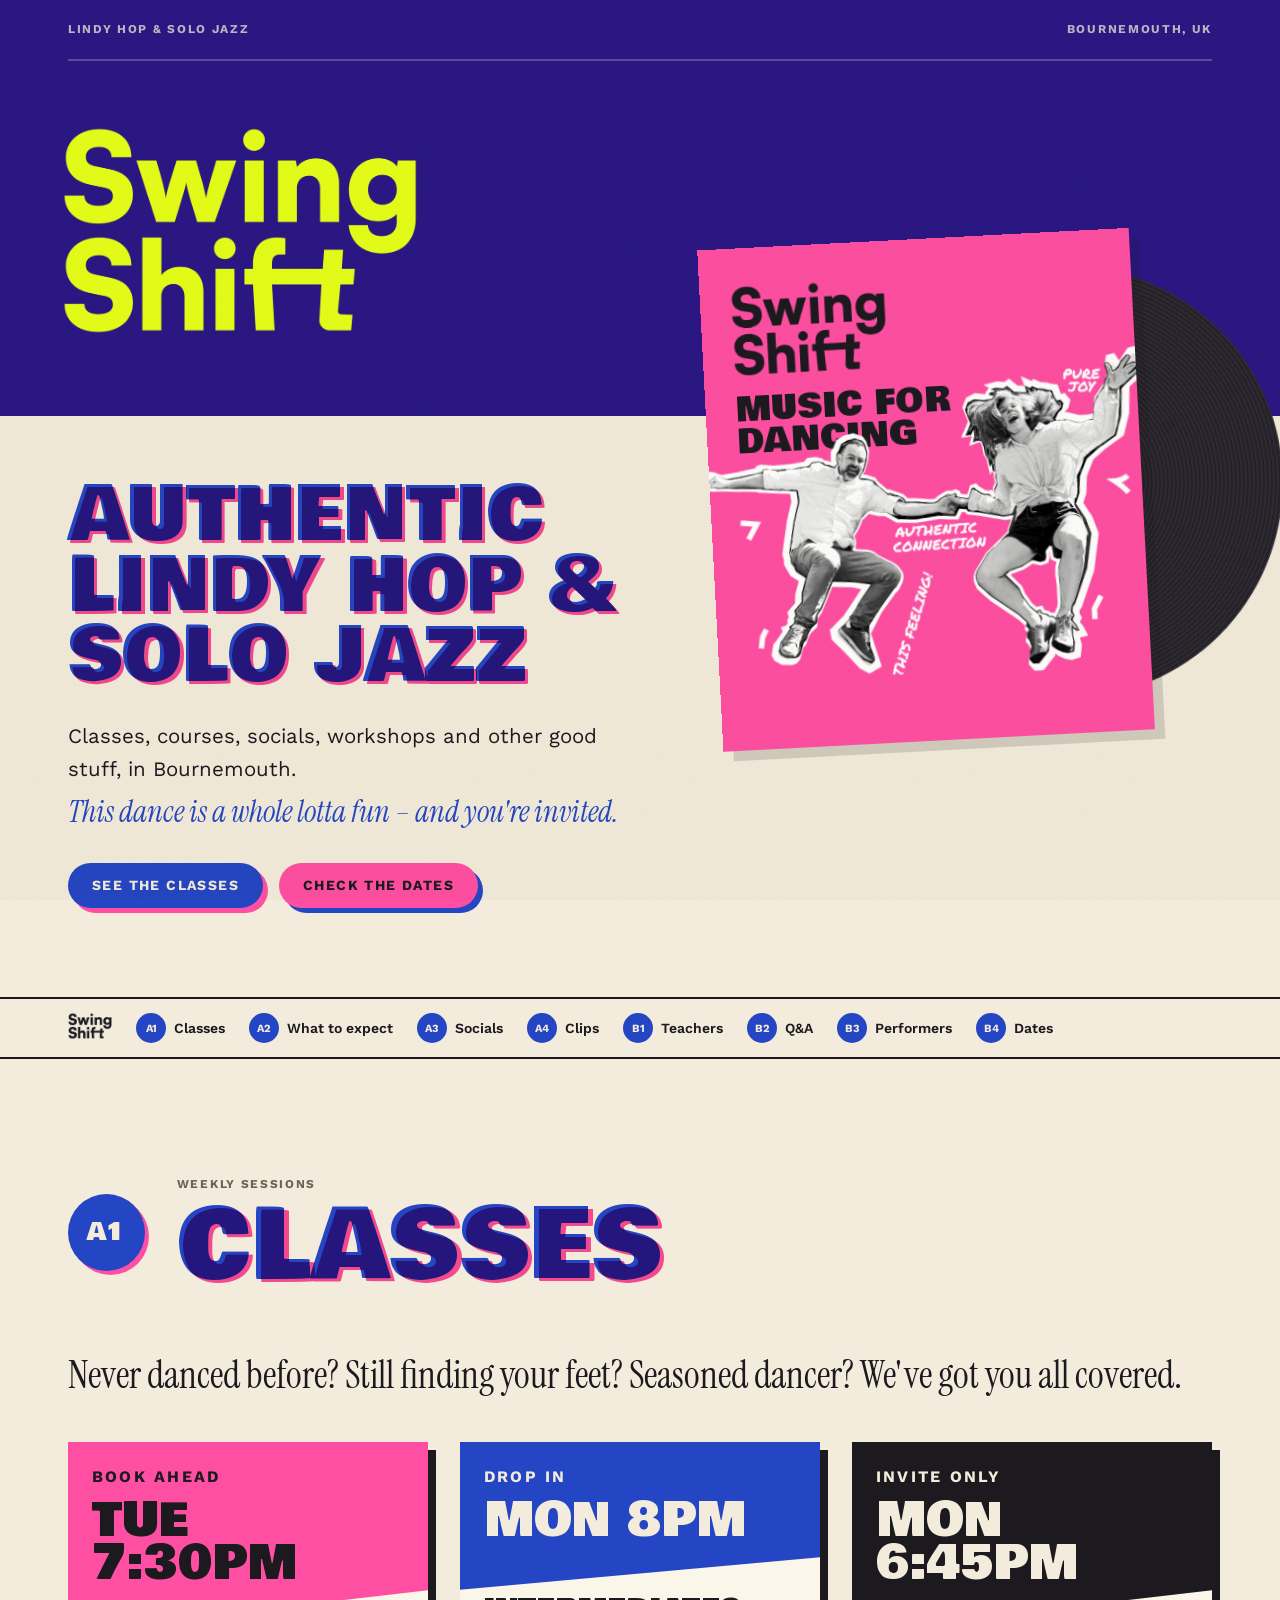
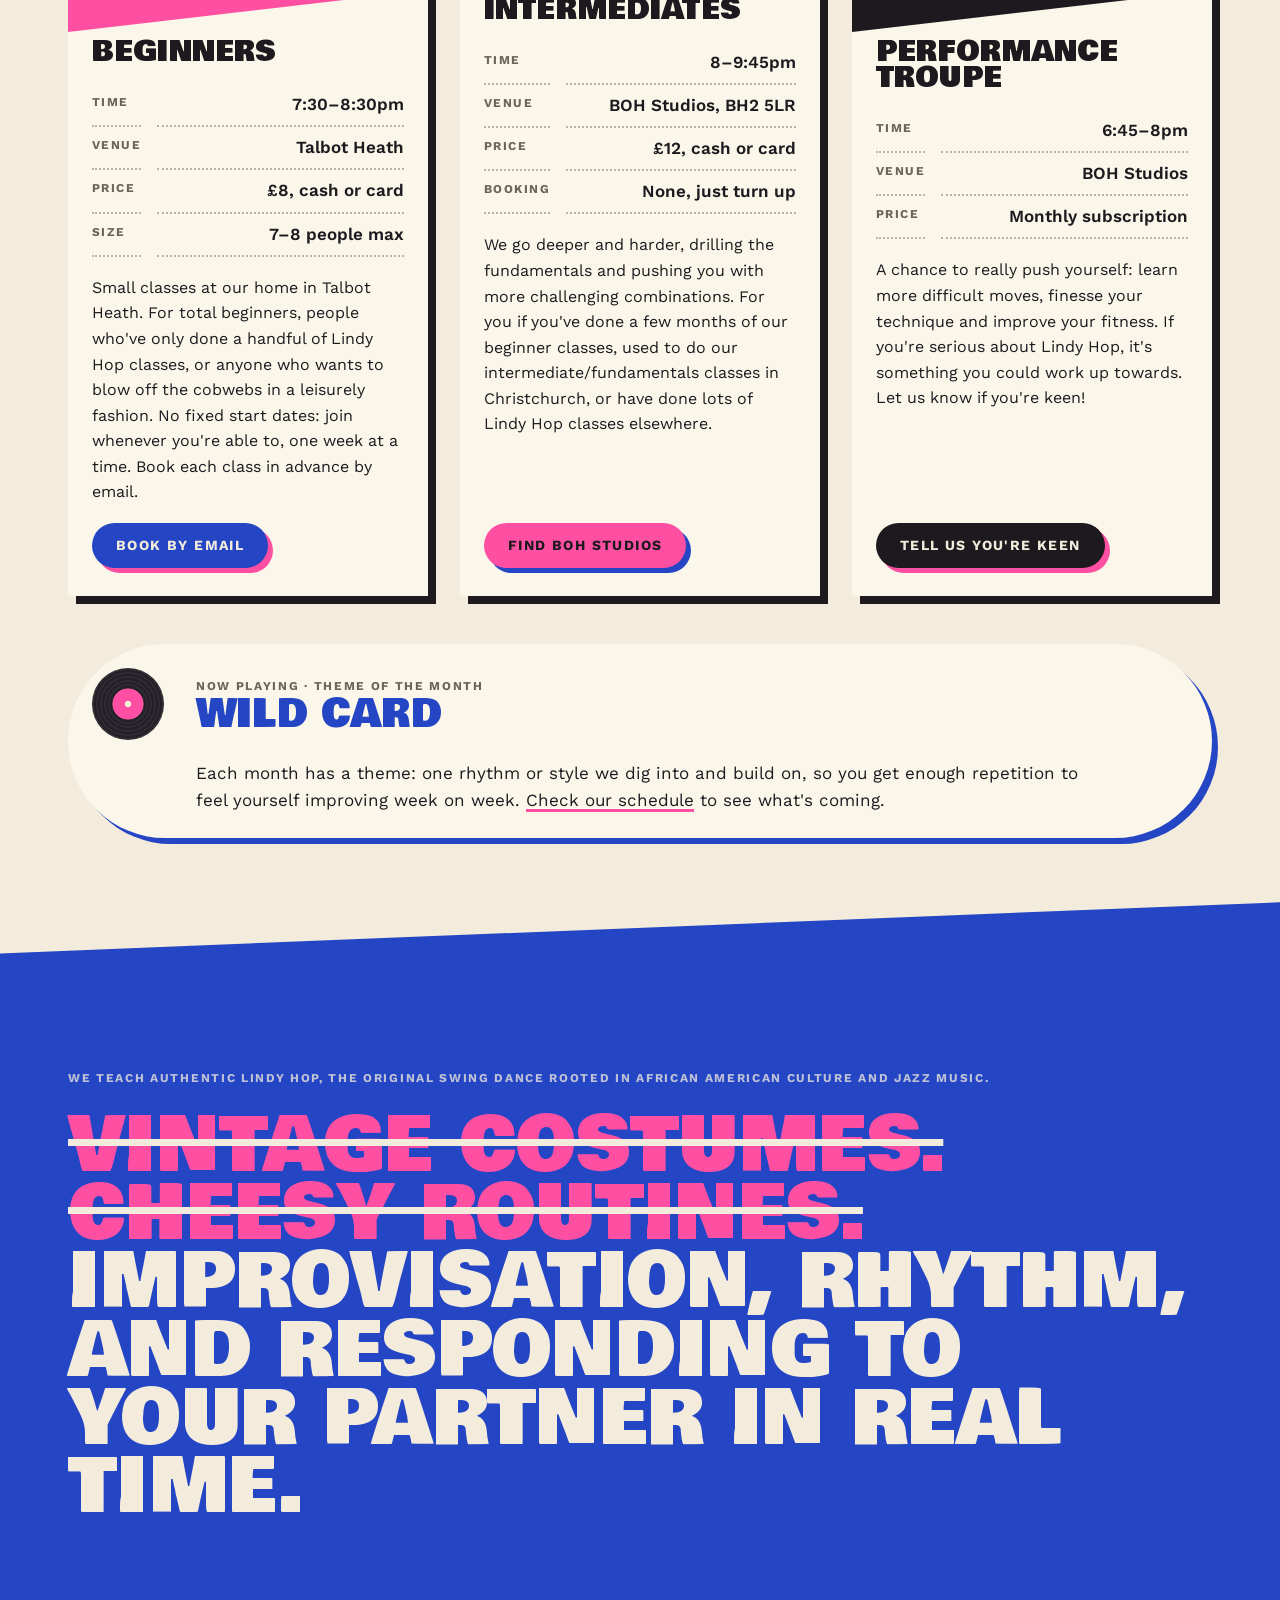
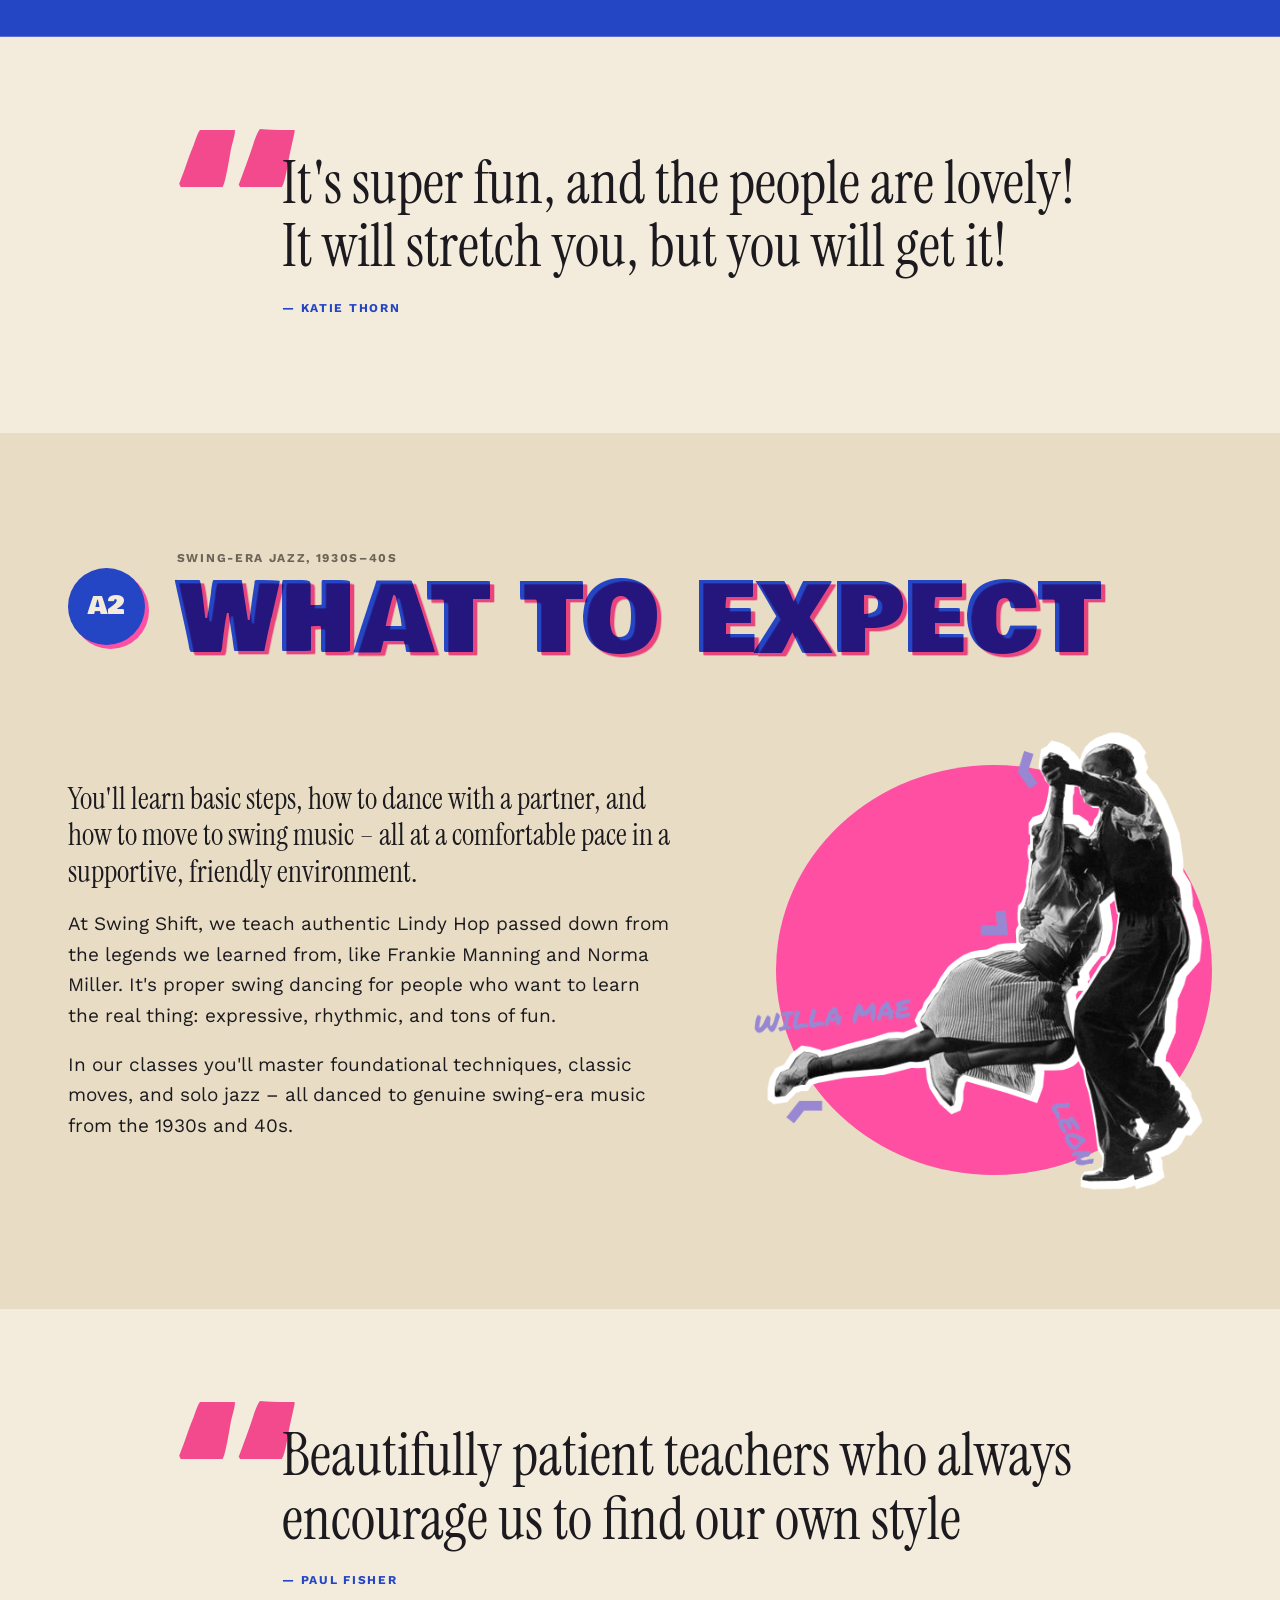
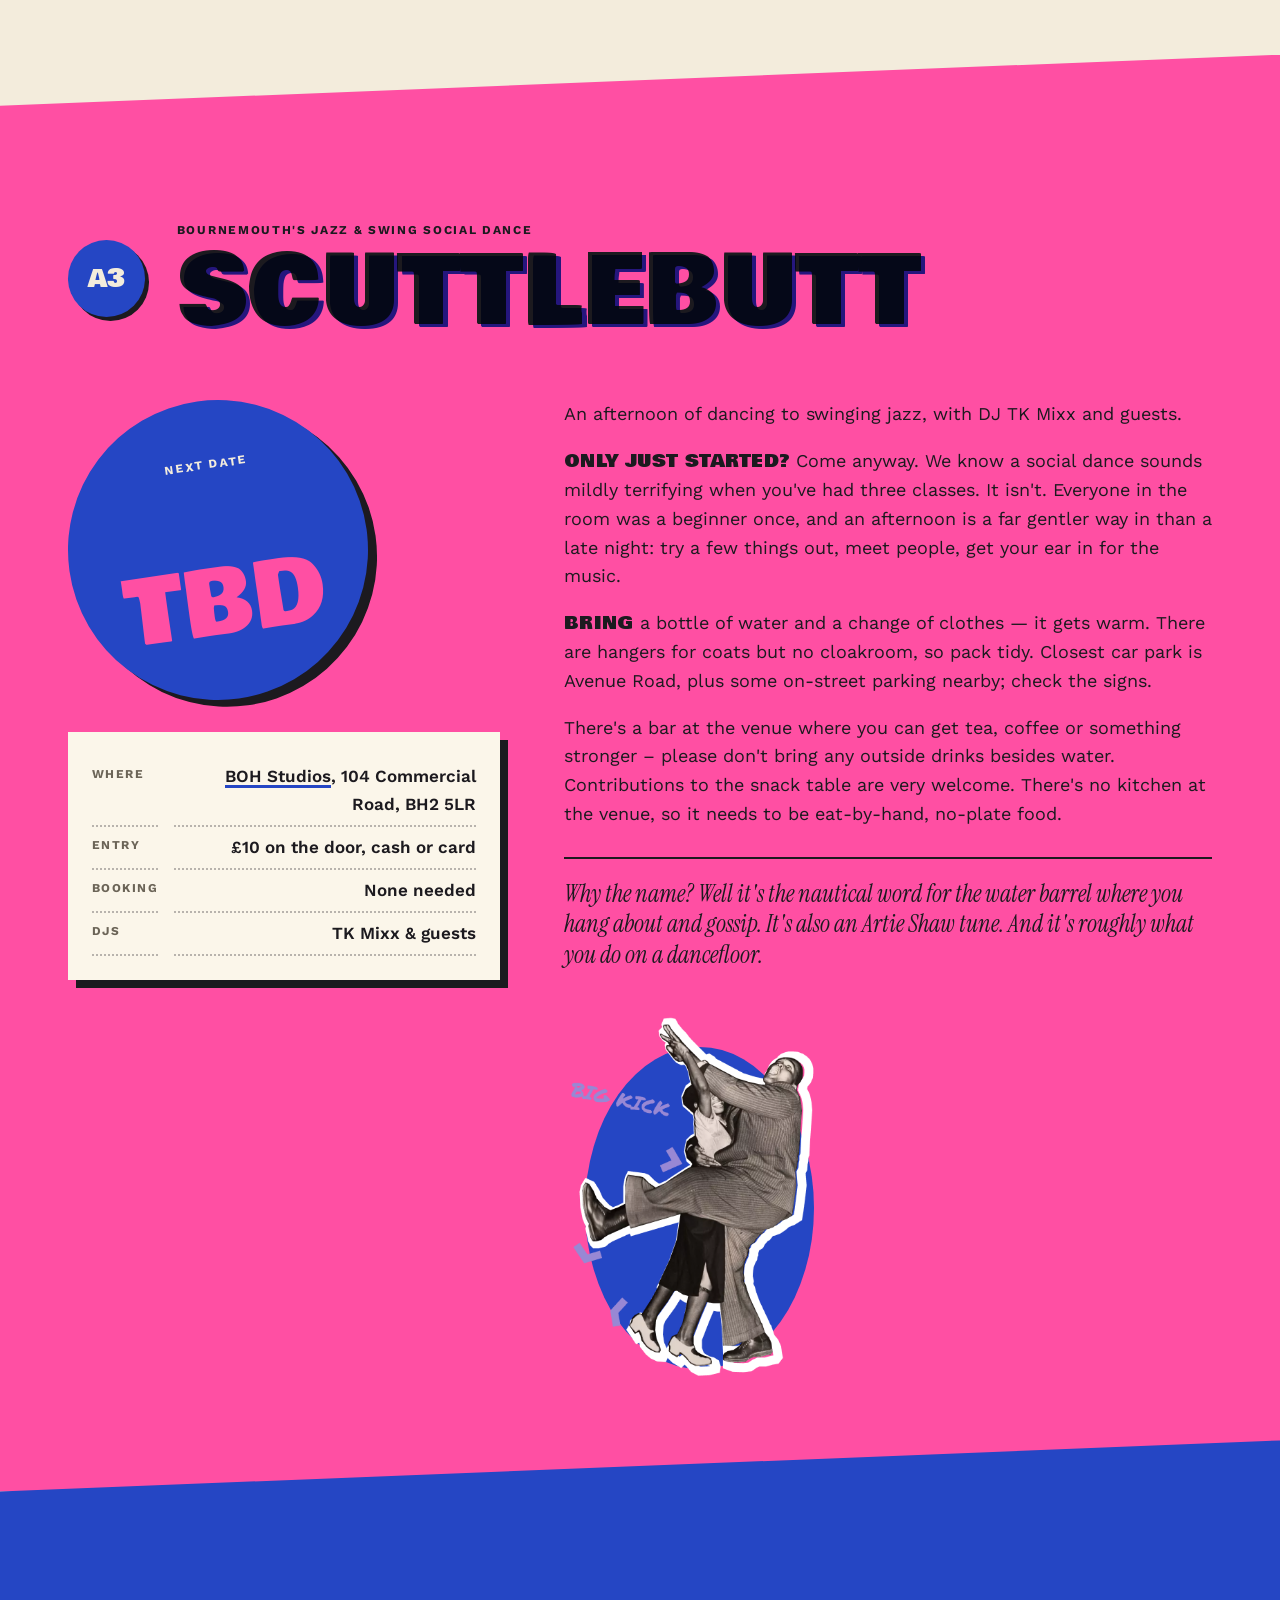
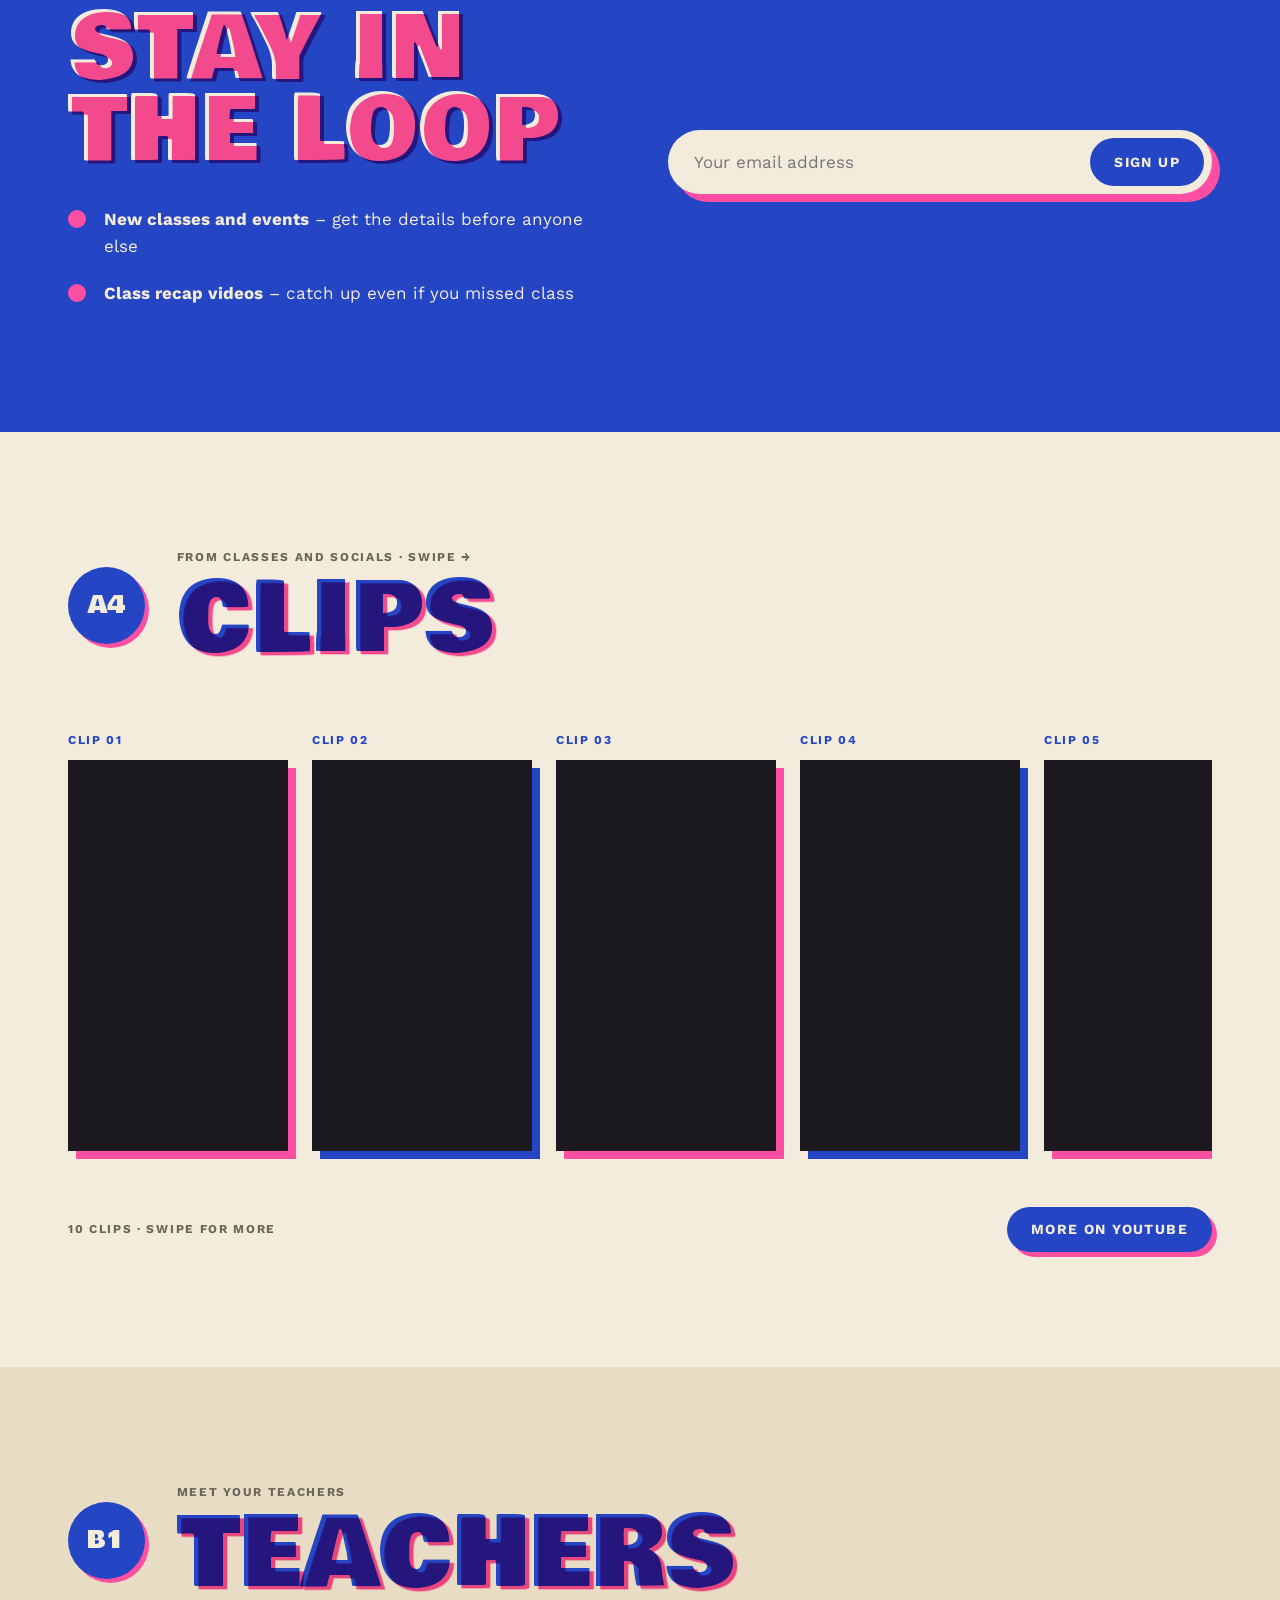
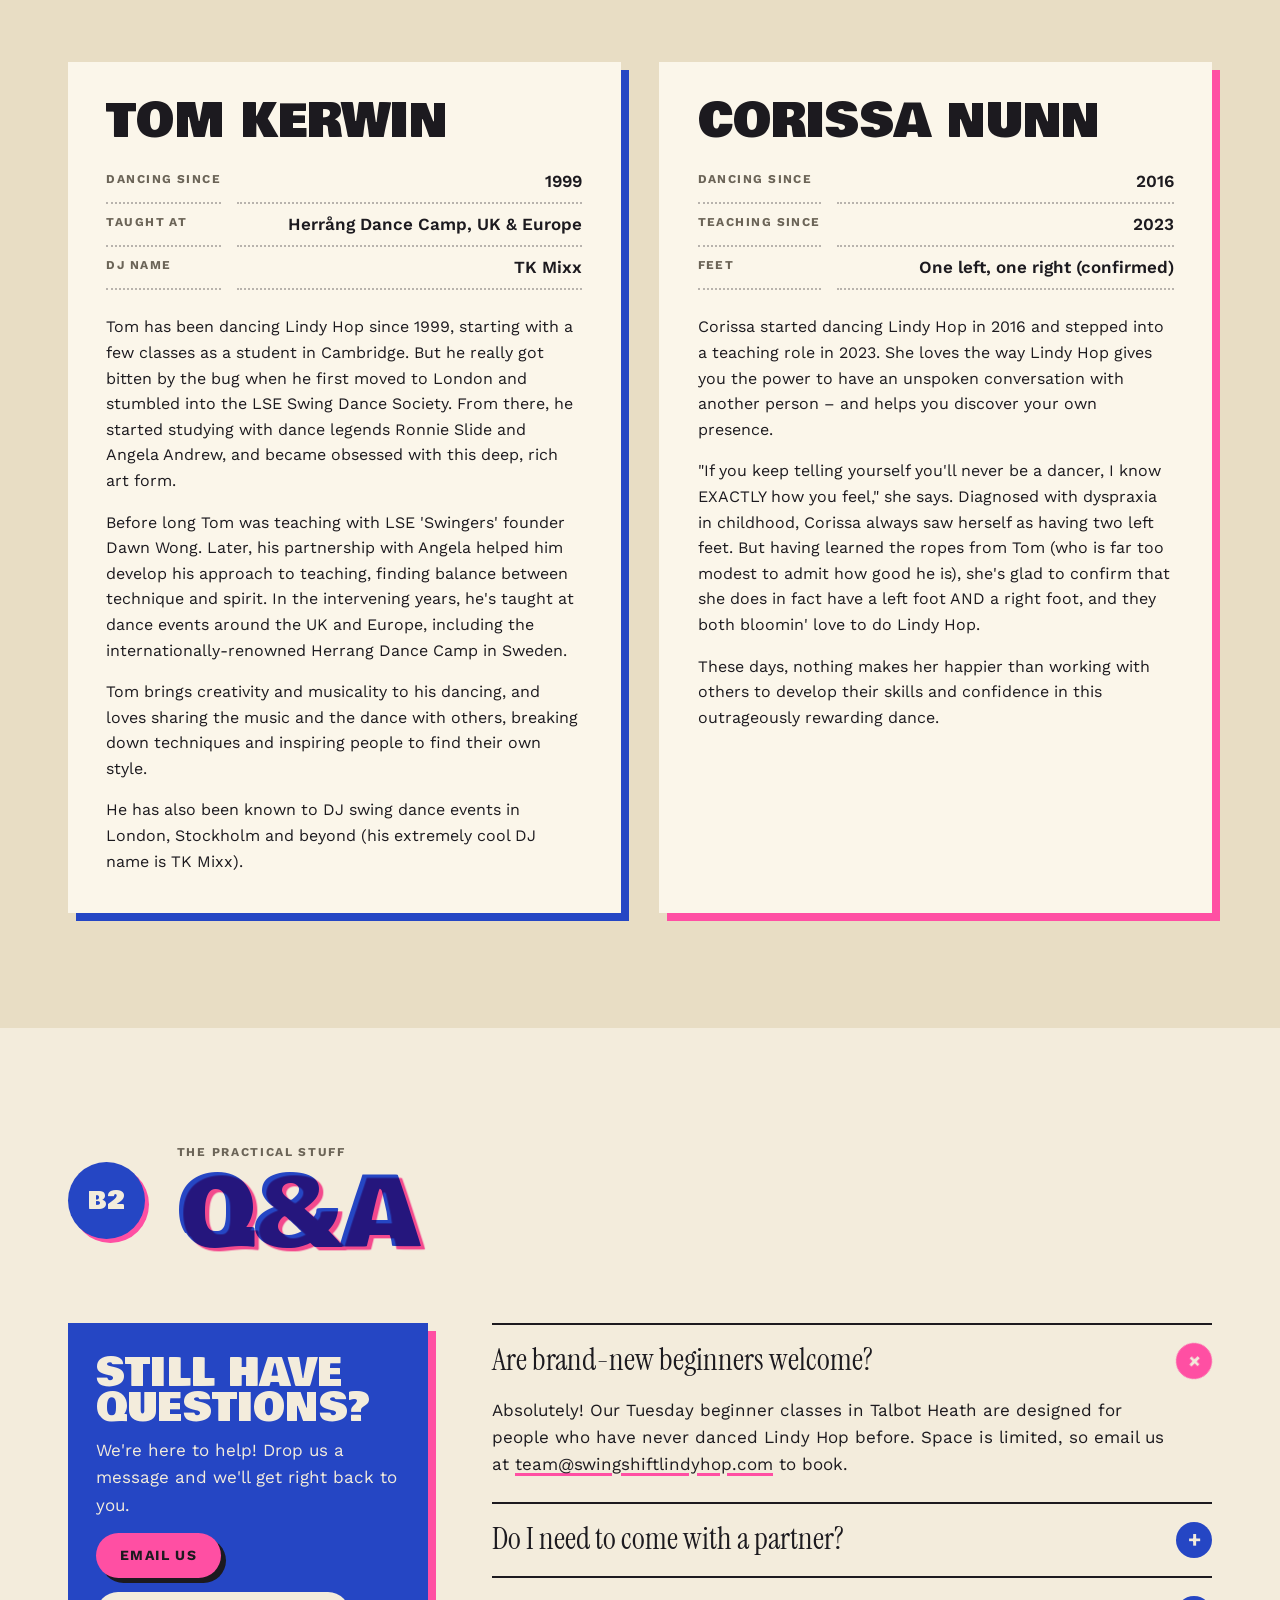
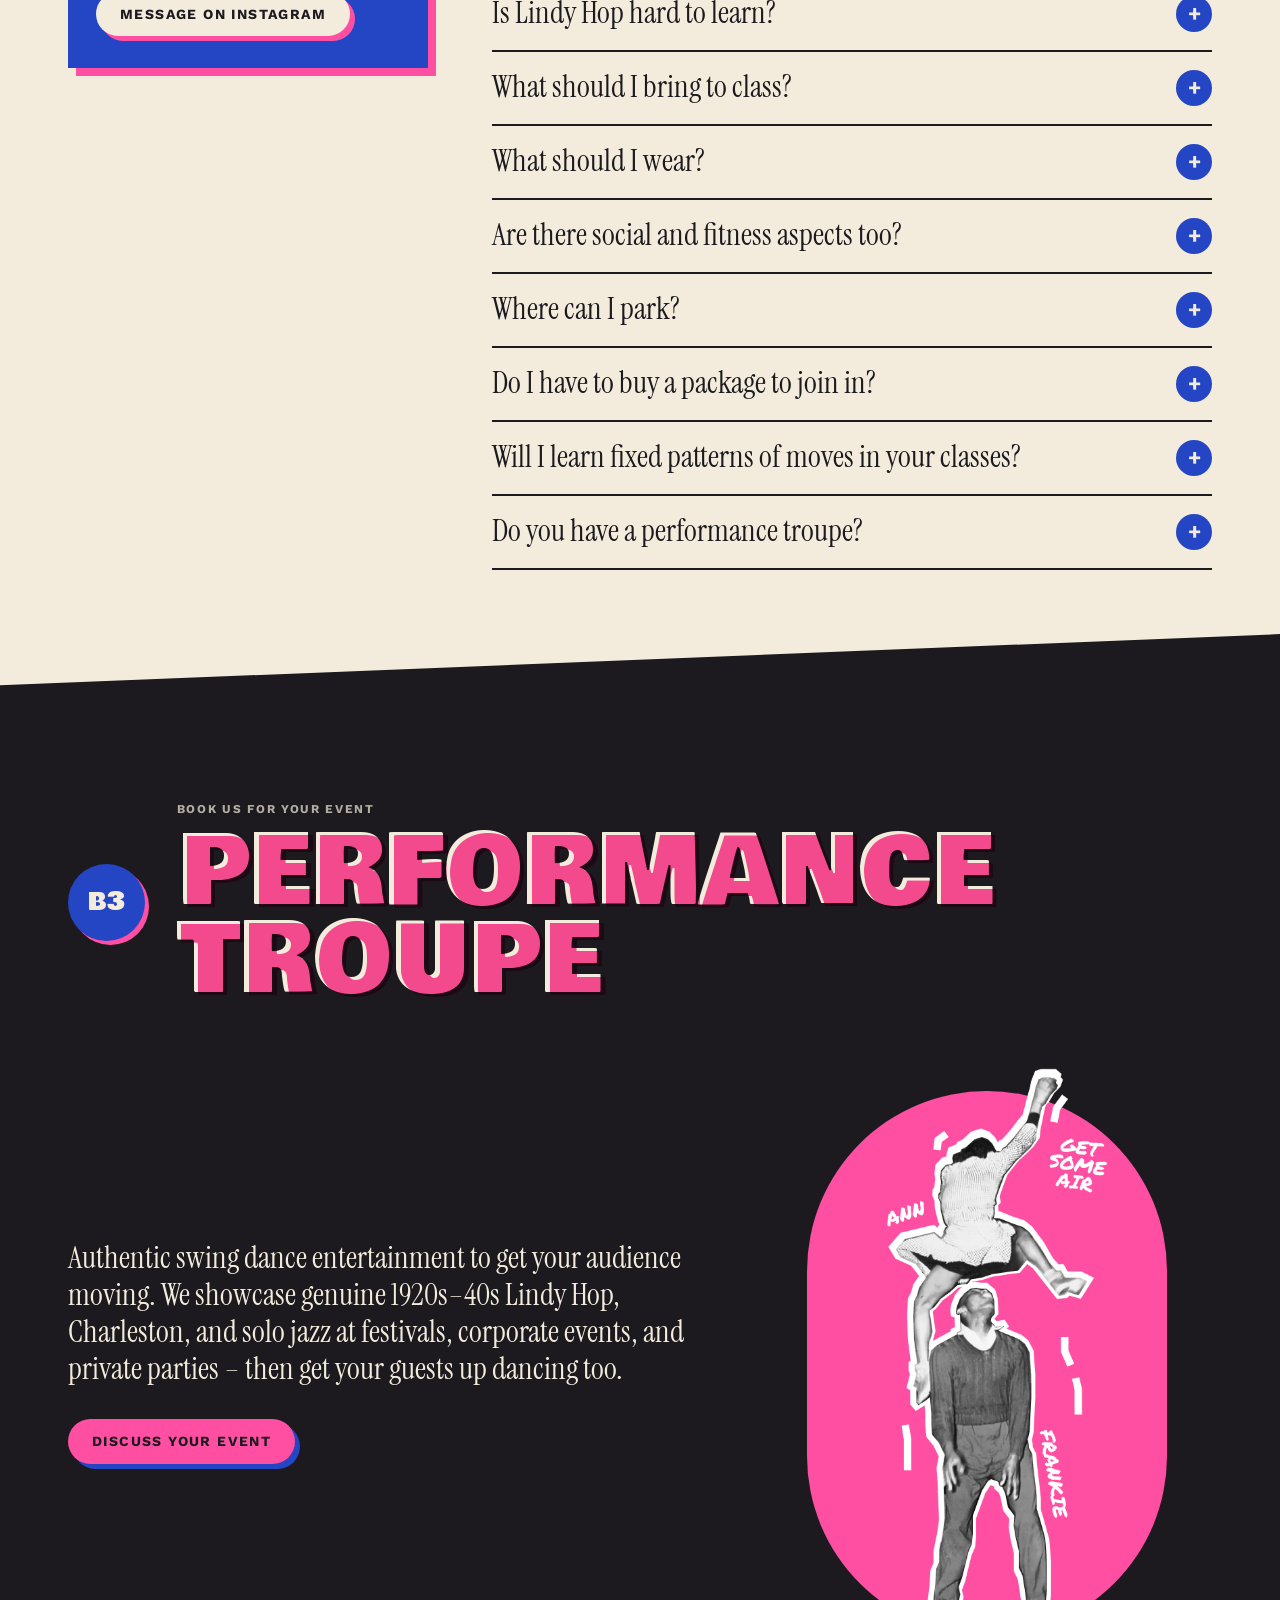
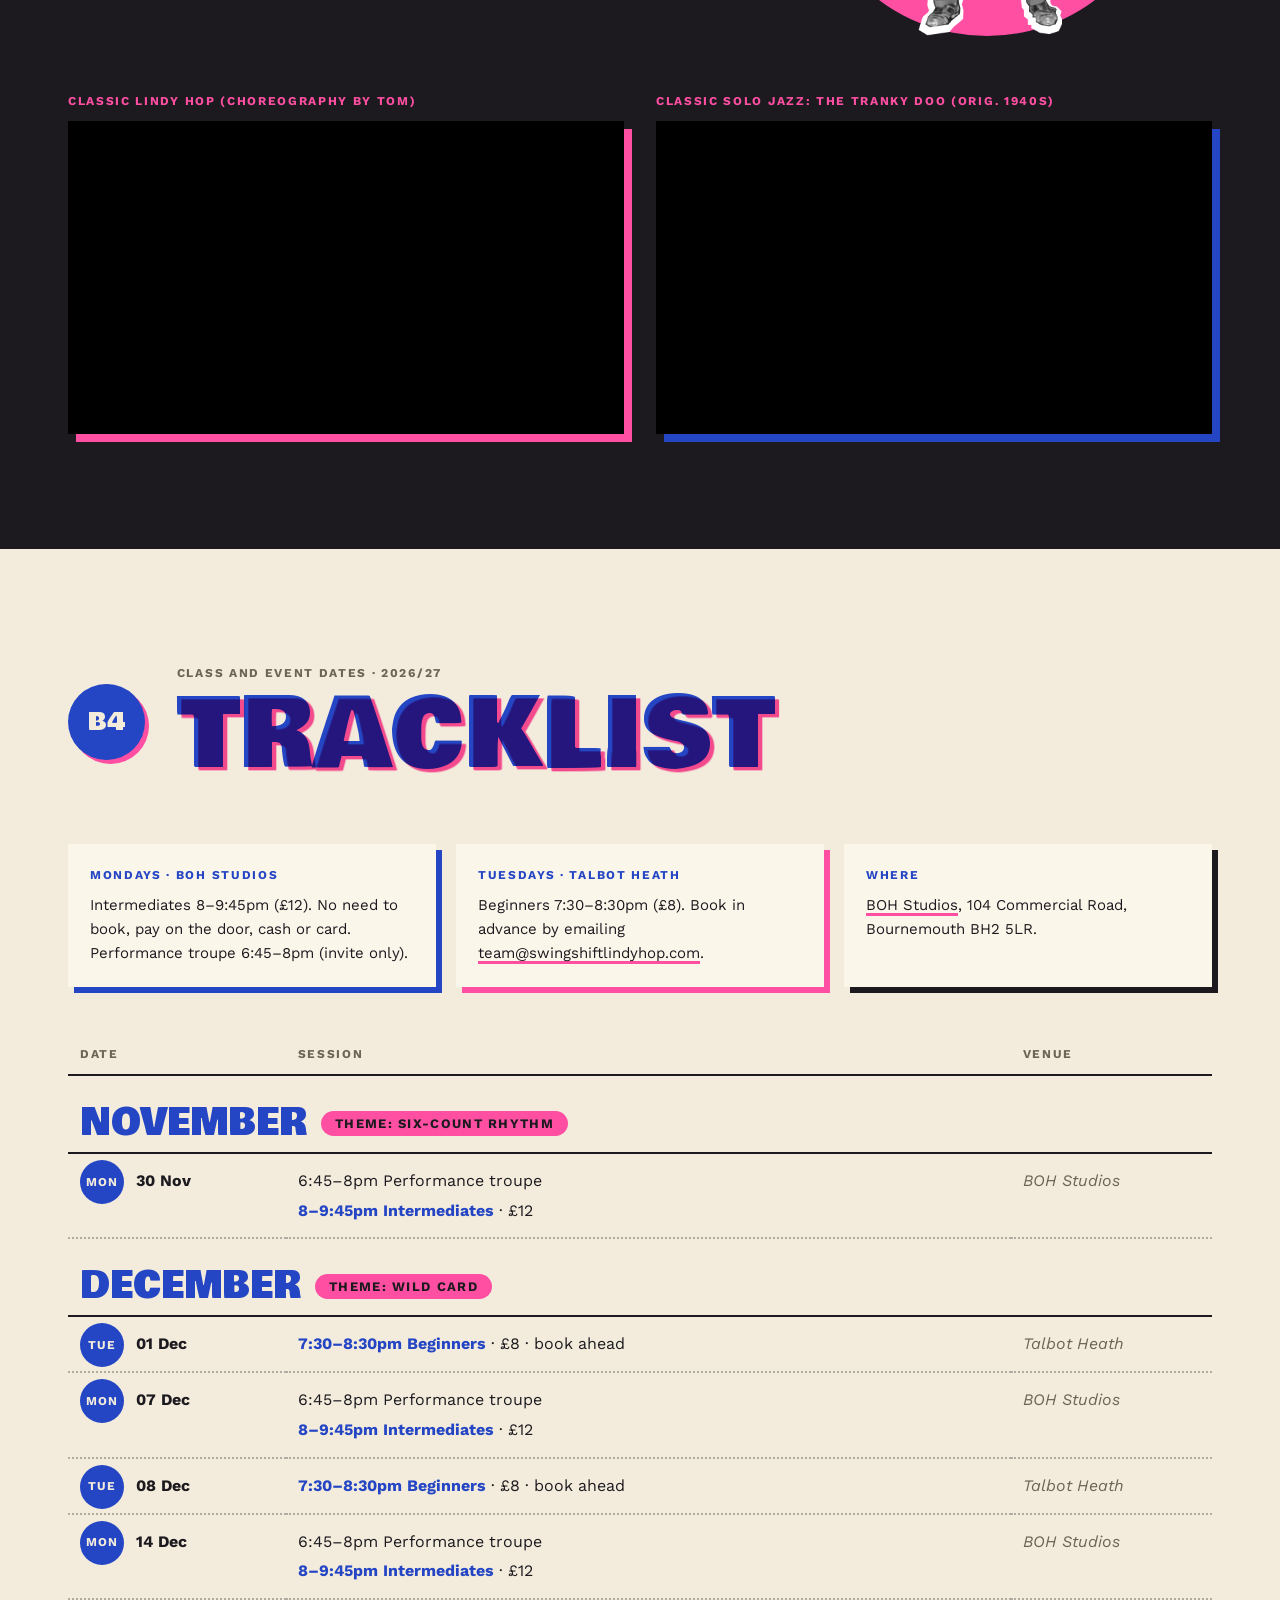
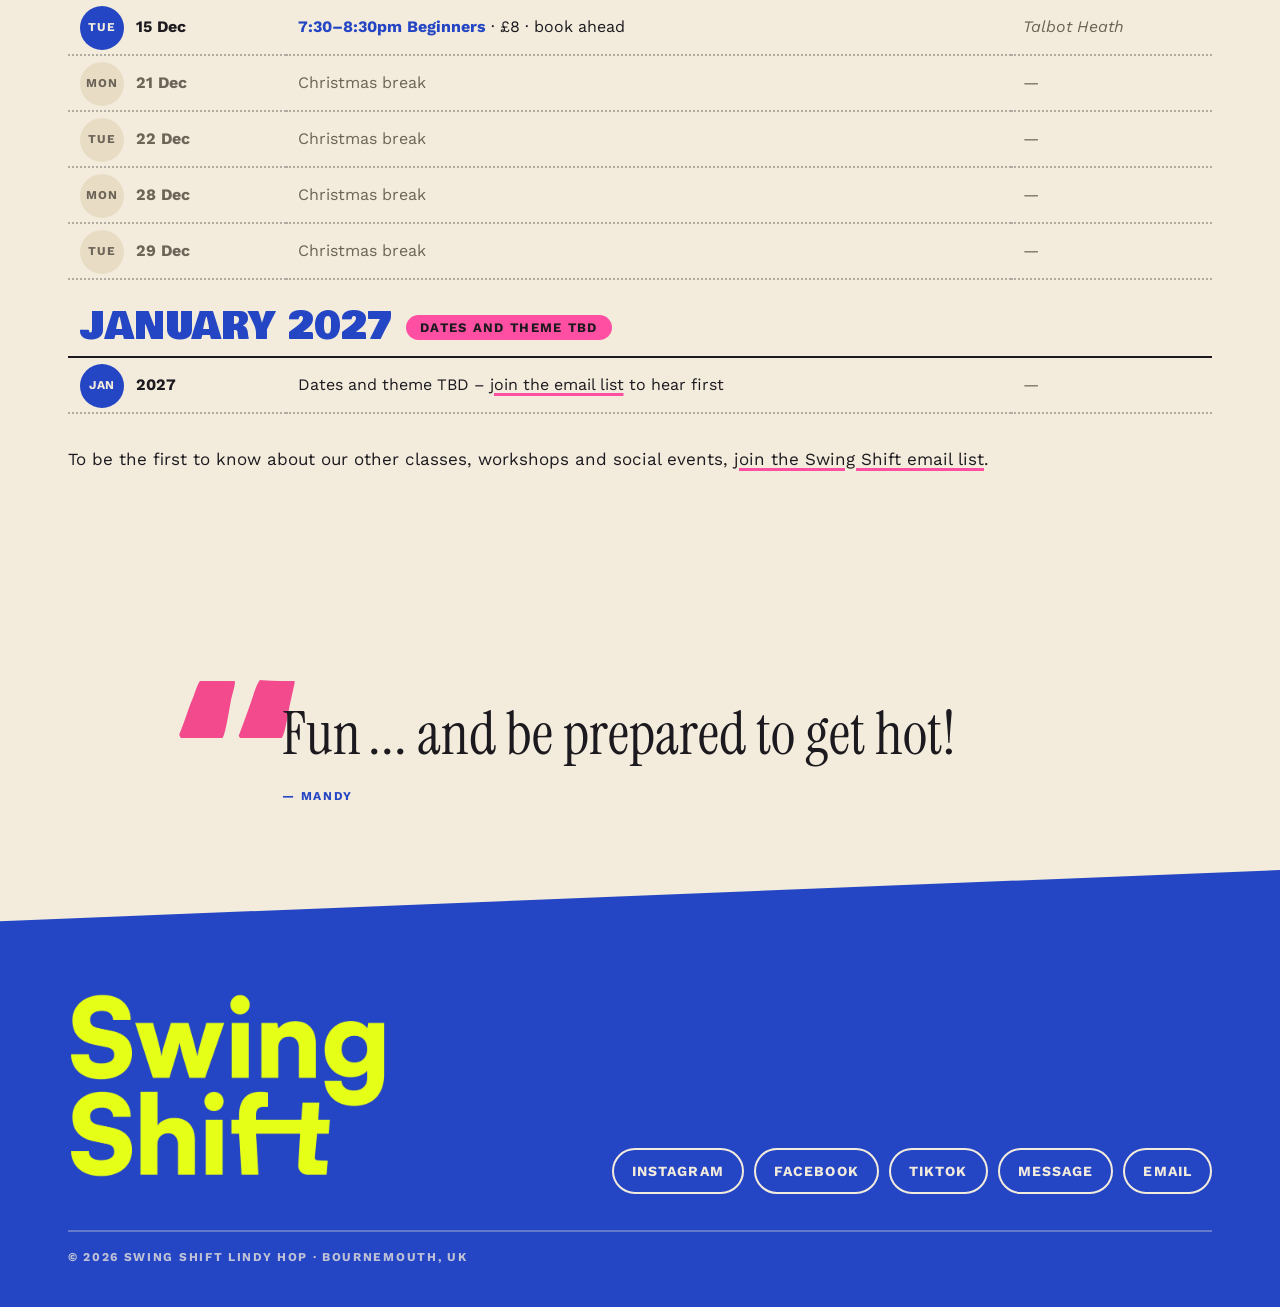
<file: index.html>
<!DOCTYPE html>
<html lang="en">
<head>
    <meta charset="UTF-8">
    <meta name="viewport" content="width=device-width, initial-scale=1.0">
    <meta name="description" content="Swing Shift Lindy Hop - Authentic Lindy Hop and solo jazz classes, courses, and events in Bournemouth">
    <title>Swing Shift Lindy Hop - Bournemouth</title>
    <link rel="icon" type="image/png" href="favicon.png">
    <link rel="apple-touch-icon" href="apple-touch-icon.png">
    <link rel="preconnect" href="https://fonts.googleapis.com">
    <link rel="preconnect" href="https://fonts.gstatic.com" crossorigin>
    <link href="https://fonts.googleapis.com/css2?family=Bowlby+One&family=Instrument+Serif:ital@0;1&family=Work+Sans:wght@400;600;700&display=swap" rel="stylesheet">
    <link href="styles.css" rel="stylesheet">
</head>
<body>

    <!-- Hero -->
    <header class="hero">
        <!-- Purple band with the acid-yellow 2026 logo; the record overlaps it -->
        <div class="hero-band">
            <div class="wrap">
                <div class="hero-top">
                    <p class="label">Lindy Hop &amp; solo jazz</p>
                    <p class="label">Bournemouth, UK</p>
                </div>
                <img src="SwingShiftLogo2026.png" alt="Swing Shift" class="band-logo">
            </div>
        </div>

        <div class="wrap">
            <div class="hero-body">
                <div>
                    <h1 class="display ink" data-text="Authentic Lindy Hop &amp; solo jazz">Authentic Lindy Hop &amp; solo jazz</h1>
                    <p class="hero-sub">Classes, courses, socials, workshops and other good stuff, in Bournemouth.
                        <em>This dance is a whole lotta fun &ndash; and you're invited.</em></p>
                    <div class="hero-cta">
                        <a href="#classes" class="btn">See the classes</a>
                        <a href="#dates" class="btn btn-pink">Check the dates</a>
                    </div>
                </div>

                <div class="sleeve" aria-hidden="true">
                    <div class="record"></div>
                    <div class="sleeve-face">
                        <img src="CutoutTandC.png" alt="">
                        <div class="sleeve-text">
                            <img src="SwingShiftLogo2026-ink.png" alt="" class="sleeve-mark">
                            <p class="display">Music for dancing</p>
                        </div>
                    </div>
                </div>
            </div>
        </div>
    </header>

    <nav id="mainNav">
        <ul class="wrap">
            <li class="nav-mark"><a href="#"><img src="SwingShiftLogo2026-ink.png" alt="Swing Shift: back to top"></a></li>
            <li><a href="#classes"><span>A1</span>Classes</a></li>
            <li><a href="#whattoexpect"><span>A2</span>What to expect</a></li>
            <li><a href="#socials"><span>A3</span>Socials</a></li>
            <li><a href="#classclips"><span>A4</span>Clips</a></li>
            <li><a href="#teachers"><span>B1</span>Teachers</a></li>
            <li><a href="#qabeg"><span>B2</span>Q&amp;A</a></li>
            <li><a href="#videos"><span>B3</span>Performers</a></li>
            <li><a href="#dates"><span>B4</span>Dates</a></li>
        </ul>
    </nav>

    <!-- A1 Classes -->
    <section id="classes" class="sec">
        <div class="wrap">
            <div class="sec-head">
                <span class="track">A1</span>
                <div>
                    <span class="label">Weekly sessions</span>
                    <h2 class="display ink" data-text="Classes">Classes</h2>
                </div>
            </div>

            <p class="lede">Never danced before? Still finding your feet? Seasoned dancer? We've got you all covered.</p>

            <div class="cards">
                <article class="card">
                    <div class="card-band">
                        <p class="label">Book ahead</p>
                        <p class="when display">Tue 7:30pm</p>
                    </div>
                    <div class="card-body">
                        <h3 class="display">Beginners</h3>
                        <dl class="notes">
                            <dt>Time</dt><dd>7:30&ndash;8:30pm</dd>
                            <dt>Venue</dt><dd>Talbot Heath</dd>
                            <dt>Price</dt><dd>&pound;8, cash or card</dd>
                            <dt>Size</dt><dd>7&ndash;8 people max</dd>
                        </dl>
                        <p>Small classes at our home in Talbot Heath. For total beginners, people who've only done a handful of Lindy Hop classes, or anyone who wants to blow off the cobwebs in a leisurely fashion. No fixed start dates: join whenever you're able to, one week at a time. Book each class in advance by email.</p>
                        <a href="mailto:team@swingshiftlindyhop.com" class="btn">Book by email</a>
                    </div>
                </article>

                <article class="card card-blue">
                    <div class="card-band">
                        <p class="label">Drop in</p>
                        <p class="when display">Mon 8pm</p>
                    </div>
                    <div class="card-body">
                        <h3 class="display">Intermediates</h3>
                        <dl class="notes">
                            <dt>Time</dt><dd>8&ndash;9:45pm</dd>
                            <dt>Venue</dt><dd>BOH Studios, BH2 5LR</dd>
                            <dt>Price</dt><dd>&pound;12, cash or card</dd>
                            <dt>Booking</dt><dd>None, just turn up</dd>
                        </dl>
                        <p>We go deeper and harder, drilling the fundamentals and pushing you with more challenging combinations. For you if you've done a few months of our beginner classes, used to do our intermediate/fundamentals classes in Christchurch, or have done lots of Lindy Hop classes elsewhere.</p>
                        <a href="https://maps.app.goo.gl/fM9nU4YqgDNr8k7T6" class="btn btn-pink">Find BOH Studios</a>
                    </div>
                </article>

                <article class="card card-ink">
                    <div class="card-band">
                        <p class="label">Invite only</p>
                        <p class="when display">Mon 6:45pm</p>
                    </div>
                    <div class="card-body">
                        <h3 class="display">Performance troupe</h3>
                        <dl class="notes">
                            <dt>Time</dt><dd>6:45&ndash;8pm</dd>
                            <dt>Venue</dt><dd>BOH Studios</dd>
                            <dt>Price</dt><dd>Monthly subscription</dd>
                        </dl>
                        <p>A chance to really push yourself: learn more difficult moves, finesse your technique and improve your fitness. If you're serious about Lindy Hop, it's something you could work up towards. Let us know if you're keen!</p>
                        <a href="mailto:team@swingshiftlindyhop.com" class="btn btn-ink">Tell us you're keen</a>
                    </div>
                </article>
            </div>

            <div class="now-playing">
                <div class="spinner" aria-hidden="true"></div>
                <div>
                    <p class="label">Now playing &middot; theme of the month</p>
                    <p class="current display" data-current-block>See schedule</p>
                </div>
                <p>Each month has a theme: one rhythm or style we dig into and build on, so you get enough repetition to feel yourself improving week on week. <a href="#dates">Check our schedule</a> to see what's coming.</p>
            </div>
        </div>
    </section>

    <section class="sec sec-blue manifesto">
        <div class="wrap">
            <p class="label">We teach authentic Lindy Hop, the original swing dance rooted in African American culture and jazz music.</p>
            <p class="big display"><span class="strike">Vintage costumes.</span> <span class="strike">Cheesy routines.</span> Improvisation, rhythm, and responding to your partner in real time.</p>
        </div>
    </section>

    <section class="quote">
        <div class="wrap">
            <figure>
                <blockquote>It's super fun, and the people are lovely! It will stretch you, but you will get it!</blockquote>
                <figcaption class="label">Katie Thorn</figcaption>
            </figure>
        </div>
    </section>

    <!-- A2 What to expect -->
    <section id="whattoexpect" class="sec sec-tint">
        <div class="wrap">
            <div class="sec-head">
                <span class="track">A2</span>
                <div>
                    <span class="label">Swing-era jazz, 1930s&ndash;40s</span>
                    <h2 class="display ink" data-text="What to expect">What to expect</h2>
                </div>
            </div>
            <div class="split">
                <div class="copy">
                    <p>You'll learn basic steps, how to dance with a partner, and how to move to swing music &ndash; all at a comfortable pace in a supportive, friendly environment.</p>
                    <p>At Swing Shift, we teach authentic Lindy Hop passed down from the legends we learned from, like Frankie Manning and Norma Miller. It's proper swing dancing for people who want to learn the real thing: expressive, rhythmic, and tons of fun.</p>
                    <p>In our classes you'll master foundational techniques, classic moves, and solo jazz &ndash; all danced to genuine swing-era music from the 1930s and 40s.</p>
                </div>
                <div class="duo">
                    <img src="CutoutLeon.png" alt="Leon James and Willa Mae Ricker dancing">
                </div>
            </div>
        </div>
    </section>

    <section class="quote">
        <div class="wrap">
            <figure>
                <blockquote>Beautifully patient teachers who always encourage us to find our own style</blockquote>
                <figcaption class="label">Paul Fisher</figcaption>
            </figure>
        </div>
    </section>

    <!-- A3 Socials -->
    <section id="socials" class="sec sec-pink">
        <div class="wrap">
            <div class="sec-head">
                <span class="track">A3</span>
                <div>
                    <span class="label">Bournemouth's jazz &amp; swing social dance</span>
                    <h2 class="display ink" data-text="Scuttlebutt">Scuttlebutt</h2>
                </div>
            </div>
            <div class="event">
                <div>
                    <div class="sticker">
                        <p class="label">Next date</p>
                        <p class="next display">TBD</p>
                    </div>
                    <dl class="notes event-notes">
                        <dt>Where</dt><dd><a href="https://maps.app.goo.gl/fM9nU4YqgDNr8k7T6">BOH Studios</a>, 104 Commercial Road, BH2 5LR</dd>
                        <dt>Entry</dt><dd>&pound;10 on the door, cash or card</dd>
                        <dt>Booking</dt><dd>None needed</dd>
                        <dt>DJs</dt><dd>TK Mixx &amp; guests</dd>
                    </dl>
                </div>
                <div class="event-copy">
                    <p>An afternoon of dancing to swinging jazz, with DJ TK Mixx and guests.</p>
                    <p><strong>Only just started?</strong> Come anyway. We know a social dance sounds mildly terrifying when you've had three classes. It isn't. Everyone in the room was a beginner once, and an afternoon is a far gentler way in than a late night: try a few things out, meet people, get your ear in for the music.</p>
                    <p><strong>Bring</strong> a bottle of water and a change of clothes &mdash; it gets warm. There are hangers for coats but no cloakroom, so pack tidy. Closest car park is Avenue Road, plus some on-street parking nearby; check the signs.</p>
                    <p>There's a bar at the venue where you can get tea, coffee or something stronger &ndash; please don't bring any outside drinks besides water. Contributions to the snack table are very welcome. There's no kitchen at the venue, so it needs to be eat-by-hand, no-plate food.</p>
                    <p><em>Why the name? Well it's the nautical word for the water barrel where you hang about and gossip. It's also an Artie Shaw tune. And it's roughly what you do on a dancefloor.</em></p>
                    <div class="duo duo-blue event-figure">
                        <img src="CutoutJig.png" alt="Dancers mid-move">
                    </div>
                </div>
            </div>
        </div>
    </section>

    <!-- Email signup -->
    <section id="email" class="sec sec-blue signup">
        <div class="wrap signup-grid">
            <div>
                <h2 class="display ink ink-light" data-text="Stay in the loop">Stay in the loop</h2>
                <ul>
                    <li><strong>New classes and events</strong> &ndash; get the details before anyone else</li>
                    <li><strong>Class recap videos</strong> &ndash; catch up even if you missed class</li>
                </ul>
            </div>
            <div>
                <!-- Kit Form -->
                <script src="https://f.convertkit.com/ckjs/ck.5.js"></script>
                <form action="https://app.kit.com/forms/8251052/subscriptions" class="seva-form formkit-form signup-form" method="post" data-sv-form="8251052" data-uid="13eaef91b9" data-format="inline" data-version="5">
                    <div data-element="fields" data-stacked="false" class="seva-fields formkit-fields">
                        <div class="formkit-field">
                            <input class="formkit-input" name="email_address" aria-label="Email Address" placeholder="Your email address" required type="email">
                        </div>
                        <button data-element="submit" class="formkit-submit btn"><span>Sign up</span></button>
                    </div>
                    <ul class="formkit-alert formkit-alert-error" data-element="errors" data-group="alert" hidden></ul>
                </form>
            </div>
        </div>
    </section>

    <!-- A4 Clips -->
    <section id="classclips" class="sec">
        <div class="wrap">
            <div class="sec-head">
                <span class="track">A4</span>
                <div>
                    <span class="label">From classes and socials &middot; swipe &rarr;</span>
                    <h2 class="display ink" data-text="Clips">Clips</h2>
                </div>
            </div>
            <div class="reel">
                <figure><figcaption class="label">Clip 01</figcaption><div class="reel-frame"><iframe src="https://www.youtube.com/embed/V8PqpkAxfQw" title="Social clip" loading="lazy" allow="accelerometer; autoplay; clipboard-write; encrypted-media; gyroscope; picture-in-picture; web-share" allowfullscreen></iframe></div></figure>
                <figure><figcaption class="label">Clip 02</figcaption><div class="reel-frame"><iframe src="https://www.youtube.com/embed/KUbbfh-5930" title="Class clip" loading="lazy" allow="accelerometer; autoplay; clipboard-write; encrypted-media; gyroscope; picture-in-picture; web-share" allowfullscreen></iframe></div></figure>
                <figure><figcaption class="label">Clip 03</figcaption><div class="reel-frame"><iframe src="https://www.youtube.com/embed/Du7iQ9ltsAQ" title="Class clip" loading="lazy" allow="accelerometer; autoplay; clipboard-write; encrypted-media; gyroscope; picture-in-picture; web-share" allowfullscreen></iframe></div></figure>
                <figure><figcaption class="label">Clip 04</figcaption><div class="reel-frame"><iframe src="https://www.youtube.com/embed/SUhtDBYMpOg" title="Class clip" loading="lazy" allow="accelerometer; autoplay; clipboard-write; encrypted-media; gyroscope; picture-in-picture; web-share" allowfullscreen></iframe></div></figure>
                <figure><figcaption class="label">Clip 05</figcaption><div class="reel-frame"><iframe src="https://www.youtube.com/embed/swPaBrBJ7GY" title="Class clip" loading="lazy" allow="accelerometer; autoplay; clipboard-write; encrypted-media; gyroscope; picture-in-picture; web-share" allowfullscreen></iframe></div></figure>
                <figure><figcaption class="label">Clip 06</figcaption><div class="reel-frame"><iframe src="https://www.youtube.com/embed/WIDMr3rJZFs" title="Class clip" loading="lazy" allow="accelerometer; autoplay; clipboard-write; encrypted-media; gyroscope; picture-in-picture; web-share" allowfullscreen></iframe></div></figure>
                <figure><figcaption class="label">Clip 07</figcaption><div class="reel-frame"><iframe src="https://www.youtube.com/embed/P0wPOv2NNM8" title="Class clip" loading="lazy" allow="accelerometer; autoplay; clipboard-write; encrypted-media; gyroscope; picture-in-picture; web-share" allowfullscreen></iframe></div></figure>
                <figure><figcaption class="label">Clip 08</figcaption><div class="reel-frame"><iframe src="https://www.youtube.com/embed/4Tz4u2SQ_A4" title="Class clip" loading="lazy" allow="accelerometer; autoplay; clipboard-write; encrypted-media; gyroscope; picture-in-picture; web-share" allowfullscreen></iframe></div></figure>
                <figure><figcaption class="label">Clip 09</figcaption><div class="reel-frame"><iframe src="https://www.youtube.com/embed/KGgM6BNeqCM" title="Class clip" loading="lazy" allow="accelerometer; autoplay; clipboard-write; encrypted-media; gyroscope; picture-in-picture; web-share" allowfullscreen></iframe></div></figure>
                <figure><figcaption class="label">Clip 10</figcaption><div class="reel-frame"><iframe src="https://www.youtube.com/embed/_pPMrtBTqDc" title="Class clip" loading="lazy" allow="accelerometer; autoplay; clipboard-write; encrypted-media; gyroscope; picture-in-picture; web-share" allowfullscreen></iframe></div></figure>
            </div>
            <div class="reel-foot">
                <p class="label">10 clips &middot; swipe for more</p>
                <a href="https://www.youtube.com/@SwingShiftLindyHop/playlists" target="_blank" class="btn">More on YouTube</a>
            </div>
        </div>
    </section>

    <!-- B1 Teachers -->
    <section id="teachers" class="sec sec-tint">
        <div class="wrap">
            <div class="sec-head">
                <span class="track">B1</span>
                <div>
                    <span class="label">Meet your teachers</span>
                    <h2 class="display ink" data-text="Teachers">Teachers</h2>
                </div>
            </div>
            <div class="teachers">
                <article class="teacher">
                    <h3 class="display">Tom Kerwin</h3>
                    <dl class="notes">
                        <dt>Dancing since</dt><dd>1999</dd>
                        <dt>Taught at</dt><dd>Herr&aring;ng Dance Camp, UK &amp; Europe</dd>
                        <dt>DJ name</dt><dd>TK Mixx</dd>
                    </dl>
                    <p>Tom has been dancing Lindy Hop since 1999, starting with a few classes as a student in Cambridge. But he really got bitten by the bug when he first moved to London and stumbled into the LSE Swing Dance Society. From there, he started studying with dance legends Ronnie Slide and Angela Andrew, and became obsessed with this deep, rich art form.</p>
                    <p>Before long Tom was teaching with LSE 'Swingers' founder Dawn Wong. Later, his partnership with Angela helped him develop his approach to teaching, finding balance between technique and spirit. In the intervening years, he's taught at dance events around the UK and Europe, including the internationally-renowned Herrang Dance Camp in Sweden.</p>
                    <p>Tom brings creativity and musicality to his dancing, and loves sharing the music and the dance with others, breaking down techniques and inspiring people to find their own style.</p>
                    <p>He has also been known to DJ swing dance events in London, Stockholm and beyond (his extremely cool DJ name is TK Mixx).</p>
                </article>
                <article class="teacher">
                    <h3 class="display">Corissa Nunn</h3>
                    <dl class="notes">
                        <dt>Dancing since</dt><dd>2016</dd>
                        <dt>Teaching since</dt><dd>2023</dd>
                        <dt>Feet</dt><dd>One left, one right (confirmed)</dd>
                    </dl>
                    <p>Corissa started dancing Lindy Hop in 2016 and stepped into a teaching role in 2023. She loves the way Lindy Hop gives you the power to have an unspoken conversation with another person &ndash; and helps you discover your own presence.</p>
                    <p>"If you keep telling yourself you'll never be a dancer, I know EXACTLY how you feel," she says. Diagnosed with dyspraxia in childhood, Corissa always saw herself as having two left feet. But having learned the ropes from Tom (who is far too modest to admit how good he is), she's glad to confirm that she does in fact have a left foot AND a right foot, and they both bloomin' love to do Lindy Hop.</p>
                    <p>These days, nothing makes her happier than working with others to develop their skills and confidence in this outrageously rewarding dance.</p>
                </article>
            </div>
        </div>
    </section>

    <!-- B2 Q&A -->
    <section id="qabeg" class="sec">
        <div class="wrap">
            <div class="sec-head">
                <span class="track">B2</span>
                <div>
                    <span class="label">The practical stuff</span>
                    <h2 class="display ink" data-text="Q&amp;A">Q&amp;A</h2>
                </div>
            </div>
            <div class="qa-grid">
                <aside class="ask">
                    <h3 class="display">Still have questions?</h3>
                    <p>We're here to help! Drop us a message and we'll get right back to you.</p>
                    <a href="mailto:team@swingshiftlindyhop.com" class="btn btn-pink">Email us</a>
                    <a href="https://www.instagram.com/swingshiftlindyhop/" class="btn btn-paper" target="_blank">Message on Instagram</a>
                </aside>
                <div class="qa">
                    <details open>
                        <summary>Are brand-new beginners welcome?</summary>
                        <div class="answer"><p>Absolutely! Our Tuesday beginner classes in Talbot Heath are designed for people who have never danced Lindy Hop before. Space is limited, so email us at <a href="mailto:team@swingshiftlindyhop.com">team@swingshiftlindyhop.com</a> to book.</p></div>
                    </details>
                    <details>
                        <summary>Do I need to come with a partner?</summary>
                        <div class="answer"><p>Nope! You'll rotate partners throughout the class, so everyone gets to dance with everyone.</p></div>
                    </details>
                    <details>
                        <summary>Is Lindy Hop hard to learn?</summary>
                        <div class="answer"><p>Well... it's not the easiest dance in the world. The good news is that we've got decades of experience getting people started, getting comfortable and having fun. And obviously we're biased, but it's oh-so-worth-it.</p></div>
                    </details>
                    <details>
                        <summary>What should I bring to class?</summary>
                        <div class="answer"><p>Bring a bottle of water and yourself. Some people like to bring a spare t-shirt and deodorant in case you get sweaty. You can buy proper drinks at the venue: tea, coffee, soft drinks and alcohol, so please avoid bringing in anything other than water.</p></div>
                    </details>
                    <details>
                        <summary>What should I wear?</summary>
                        <div class="answer"><p>Comfortable clothes you can move freely in &ndash; think casual wear, even relaxed gym wear. Trainers or flat shoes work well, avoid high heels or heavy boots.</p></div>
                    </details>
                    <details>
                        <summary>Are there social and fitness aspects too?</summary>
                        <div class="answer"><p>There sure are. Put it this way... we don't bother going to the gym ;) and for many folks the Lindy Hop community becomes a source of lifelong friendships.</p></div>
                    </details>
                    <details>
                        <summary>Where can I park?</summary>
                        <div class="answer"><p>BOH Studios is located near the Triangle in Bournemouth. There are car parks very nearby, and some free on-street parking if you'd rather walk a little way.</p></div>
                    </details>
                    <details>
                        <summary>Do I have to buy a package to join in?</summary>
                        <div class="answer"><p>Nope, it's pay as you go. Intermediates can just show up and pay on the door. Beginners pay on the night too, but need to book each class in advance.</p></div>
                    </details>
                    <details>
                        <summary>Will I learn fixed patterns of moves in your classes?</summary>
                        <div class="answer">
                            <p>Sometimes, but we like to mix it up.</p>
                            <p>We do teach short sequences as well as longer routines (including classics such as California, Stops, Lindy Chorus, Shim Sham, Tranky Doo, Trickeration, Big Apple, ...). But often our classes are more conceptual, where we share an idea for you to explore and incorporate into your social dancing. The latter is a bit like Marmite... some people love this approach, some don't! We're always open to honest feedback, so please do let us know how you found it afterwards.</p>
                        </div>
                    </details>
                    <details>
                        <summary>Do you have a performance troupe?</summary>
                        <div class="answer"><p>We do indeed. It's invite only, with a monthly subscription. If you're interested in really challenging yourself with advanced techniques, and want to supercharge your skills at breakneck tempos, come chat to us about working towards it.</p></div>
                    </details>
                </div>
            </div>
        </div>
    </section>

    <!-- B3 Performers -->
    <section id="videos" class="sec sec-ink">
        <div class="wrap">
            <div class="sec-head">
                <span class="track">B3</span>
                <div>
                    <span class="label">Book us for your event</span>
                    <h2 class="display ink" data-text="Performance troupe">Performance troupe</h2>
                </div>
            </div>
            <div class="perf">
                <div class="copy">
                    <p>Authentic swing dance entertainment to get your audience moving. We showcase genuine 1920s&ndash;40s Lindy Hop, Charleston, and solo jazz at festivals, corporate events, and private parties &ndash; then get your guests up dancing too.</p>
                    <a href="mailto:contact@swingshiftlindyhop.com" class="btn btn-pink">Discuss your event</a>
                </div>
                <div class="duo">
                    <img src="CutoutFrankieAnn.png" alt="Frankie Manning and Ann Johnson">
                </div>
            </div>
            <div class="perf-videos">
                <figure>
                    <figcaption class="label">Classic Lindy Hop (choreography by Tom)</figcaption>
                    <div class="frame-wide"><iframe src="https://www.youtube.com/embed/y90rMHZkZFk" title="Classic Lindy Hop (choreography by Tom)" loading="lazy" allowfullscreen></iframe></div>
                </figure>
                <figure>
                    <figcaption class="label">Classic Solo Jazz: The Tranky Doo (orig. 1940s)</figcaption>
                    <div class="frame-wide"><iframe src="https://www.youtube.com/embed/Yt6Hwg4OAwE" title="Classic Solo Jazz: The Tranky Doo" loading="lazy" allowfullscreen></iframe></div>
                </figure>
            </div>
        </div>
    </section>

    <!-- B4 Dates -->
    <section id="dates" class="sec">
        <div class="wrap">
            <div class="sec-head">
                <span class="track">B4</span>
                <div>
                    <span class="label">Class and event dates &middot; 2026/27</span>
                    <h2 class="display ink" data-text="Tracklist">Tracklist</h2>
                </div>
            </div>

            <div class="dates-key">
                <div>
                    <p class="label">Mondays &middot; BOH Studios</p>
                    <p>Intermediates 8&ndash;9:45pm (&pound;12). No need to book, pay on the door, cash or card. Performance troupe 6:45&ndash;8pm (invite only).</p>
                </div>
                <div>
                    <p class="label">Tuesdays &middot; Talbot Heath</p>
                    <p>Beginners 7:30&ndash;8:30pm (&pound;8). Book in advance by emailing <a href="mailto:team@swingshiftlindyhop.com">team@swingshiftlindyhop.com</a>.</p>
                </div>
                <div>
                    <p class="label">Where</p>
                    <p><a href="https://maps.app.goo.gl/fM9nU4YqgDNr8k7T6">BOH Studios</a>, 104 Commercial Road, Bournemouth BH2 5LR.</p>
                </div>
            </div>

            <div class="table-scroll">
                <table id="datesTable" class="tracklist">
                    <thead>
                        <tr>
                            <th>Date</th>
                            <th>Session</th>
                            <th>Venue</th>
                        </tr>
                    </thead>
                    <tbody>
                        <tr class="month-separator" data-month="2026-11" data-theme="Six-count rhythm">
                            <td colspan="3">November<span>Theme: Six-count rhythm</span></td>
                        </tr>
                        <tr data-date="2026-11-02">
                            <td class="date-cell"><span class="dow">Mon</span>02 Nov</td>
                            <td><span class="sess">6:45&ndash;8pm Performance troupe</span><span class="sess"><b>8&ndash;9:45pm Intermediates</b> &middot; &pound;12</span></td>
                            <td class="venue">BOH Studios</td>
                        </tr>
                        <tr data-date="2026-11-03">
                            <td class="date-cell"><span class="dow">Tue</span>03 Nov</td>
                            <td><span class="sess"><b>7:30&ndash;8:30pm Beginners</b> &middot; &pound;8 &middot; book ahead</span></td>
                            <td class="venue">Talbot Heath</td>
                        </tr>
                        <tr data-date="2026-11-09">
                            <td class="date-cell"><span class="dow">Mon</span>09 Nov</td>
                            <td><span class="sess">6:45&ndash;8pm Performance troupe</span><span class="sess"><b>8&ndash;9:45pm Intermediates</b> &middot; &pound;12</span></td>
                            <td class="venue">BOH Studios</td>
                        </tr>
                        <tr data-date="2026-11-10">
                            <td class="date-cell"><span class="dow">Tue</span>10 Nov</td>
                            <td><span class="sess"><b>7:30&ndash;8:30pm Beginners</b> &middot; &pound;8 &middot; book ahead</span></td>
                            <td class="venue">Talbot Heath</td>
                        </tr>
                        <tr data-date="2026-11-16">
                            <td class="date-cell"><span class="dow">Mon</span>16 Nov</td>
                            <td><span class="sess">6:45&ndash;8pm Performance troupe</span><span class="sess"><b>8&ndash;9:45pm Intermediates</b> &middot; &pound;12</span></td>
                            <td class="venue">BOH Studios</td>
                        </tr>
                        <tr data-date="2026-11-17">
                            <td class="date-cell"><span class="dow">Tue</span>17 Nov</td>
                            <td><span class="sess"><b>7:30&ndash;8:30pm Beginners</b> &middot; &pound;8 &middot; book ahead</span></td>
                            <td class="venue">Talbot Heath</td>
                        </tr>
                        <tr data-date="2026-11-23">
                            <td class="date-cell"><span class="dow">Mon</span>23 Nov</td>
                            <td><span class="sess">6:45&ndash;8pm Performance troupe</span><span class="sess"><b>8&ndash;9:45pm Intermediates</b> &middot; &pound;12</span></td>
                            <td class="venue">BOH Studios</td>
                        </tr>
                        <tr data-date="2026-11-24">
                            <td class="date-cell"><span class="dow">Tue</span>24 Nov</td>
                            <td><span class="sess"><b>7:30&ndash;8:30pm Beginners</b> &middot; &pound;8 &middot; book ahead</span></td>
                            <td class="venue">Talbot Heath</td>
                        </tr>
                        <tr data-date="2026-11-30">
                            <td class="date-cell"><span class="dow">Mon</span>30 Nov</td>
                            <td><span class="sess">6:45&ndash;8pm Performance troupe</span><span class="sess"><b>8&ndash;9:45pm Intermediates</b> &middot; &pound;12</span></td>
                            <td class="venue">BOH Studios</td>
                        </tr>
                        <tr class="month-separator" data-month="2026-12" data-theme="Wild card">
                            <td colspan="3">December<span>Theme: Wild card</span></td>
                        </tr>
                        <tr data-date="2026-12-01">
                            <td class="date-cell"><span class="dow">Tue</span>01 Dec</td>
                            <td><span class="sess"><b>7:30&ndash;8:30pm Beginners</b> &middot; &pound;8 &middot; book ahead</span></td>
                            <td class="venue">Talbot Heath</td>
                        </tr>
                        <tr data-date="2026-12-07">
                            <td class="date-cell"><span class="dow">Mon</span>07 Dec</td>
                            <td><span class="sess">6:45&ndash;8pm Performance troupe</span><span class="sess"><b>8&ndash;9:45pm Intermediates</b> &middot; &pound;12</span></td>
                            <td class="venue">BOH Studios</td>
                        </tr>
                        <tr data-date="2026-12-08">
                            <td class="date-cell"><span class="dow">Tue</span>08 Dec</td>
                            <td><span class="sess"><b>7:30&ndash;8:30pm Beginners</b> &middot; &pound;8 &middot; book ahead</span></td>
                            <td class="venue">Talbot Heath</td>
                        </tr>
                        <tr data-date="2026-12-14">
                            <td class="date-cell"><span class="dow">Mon</span>14 Dec</td>
                            <td><span class="sess">6:45&ndash;8pm Performance troupe</span><span class="sess"><b>8&ndash;9:45pm Intermediates</b> &middot; &pound;12</span></td>
                            <td class="venue">BOH Studios</td>
                        </tr>
                        <tr data-date="2026-12-15">
                            <td class="date-cell"><span class="dow">Tue</span>15 Dec</td>
                            <td><span class="sess"><b>7:30&ndash;8:30pm Beginners</b> &middot; &pound;8 &middot; book ahead</span></td>
                            <td class="venue">Talbot Heath</td>
                        </tr>
                        <tr class="break" data-date="2026-12-21">
                            <td class="date-cell"><span class="dow">Mon</span>21 Dec</td>
                            <td>Christmas break</td>
                            <td class="venue">&mdash;</td>
                        </tr>
                        <tr class="break" data-date="2026-12-22">
                            <td class="date-cell"><span class="dow">Tue</span>22 Dec</td>
                            <td>Christmas break</td>
                            <td class="venue">&mdash;</td>
                        </tr>
                        <tr class="break" data-date="2026-12-28">
                            <td class="date-cell"><span class="dow">Mon</span>28 Dec</td>
                            <td>Christmas break</td>
                            <td class="venue">&mdash;</td>
                        </tr>
                        <tr class="break" data-date="2026-12-29">
                            <td class="date-cell"><span class="dow">Tue</span>29 Dec</td>
                            <td>Christmas break</td>
                            <td class="venue">&mdash;</td>
                        </tr>
                        <tr class="month-separator" data-month="2027-01">
                            <td colspan="3">January 2027<span>Dates and theme TBD</span></td>
                        </tr>
                        <tr data-date="2027-01-31">
                            <td class="date-cell"><span class="dow">Jan</span>2027</td>
                            <td>Dates and theme TBD &ndash; <a href="https://swing-shift-lindy-hop.kit.com/09610de8ea">join the email list</a> to hear first</td>
                            <td class="venue">&mdash;</td>
                        </tr>
                    </tbody>
                </table>
            </div>

            <!-- Fallback message when all dates are past -->
            <p id="noUpcomingDates" hidden>No more dates scheduled right now. <a href="https://swing-shift-lindy-hop.kit.com/09610de8ea">Join the email list</a> to be first to know when new dates are added.</p>

            <p class="dates-note">To be the first to know about our other classes, workshops and social events, <a href="https://swing-shift-lindy-hop.kit.com/09610de8ea">join the Swing Shift email list</a>.</p>
        </div>
    </section>

    <section class="quote">
        <div class="wrap">
            <figure>
                <blockquote>Fun ... and be prepared to get hot!</blockquote>
                <figcaption class="label">Mandy</figcaption>
            </figure>
        </div>
    </section>

    <footer>
        <div class="wrap">
            <div class="foot">
                <img src="SwingShiftLogo2026.png" alt="Swing Shift Lindy Hop">
                <div class="social-links">
                    <a href="https://www.instagram.com/swingshiftlindyhop/">Instagram</a>
                    <a href="https://www.facebook.com/groups/swingshiftdance/">Facebook</a>
                    <a href="https://www.tiktok.com/@swingshiftlindyhop">TikTok</a>
                    <a href="sms:07980564173">Message</a>
                    <a href="mailto:contact@swingshiftlindyhop.com">Email</a>
                </div>
            </div>
            <p class="copyright label">&copy; 2026 Swing Shift Lindy Hop &middot; Bournemouth, UK</p>
        </div>
    </footer>

    <script>
        // Highlight the nav link for the section in view
        const navLinks = document.querySelectorAll('#mainNav li:not(.nav-mark) a[href^="#"]');
        const sections = [...navLinks].map(a => document.getElementById(a.hash.slice(1))).filter(Boolean);

        function updateActiveSection() {
            let current = -1;
            sections.forEach((section, index) => {
                if (window.scrollY >= section.offsetTop - 120) current = index;
            });
            navLinks.forEach((link, index) => link.classList.toggle('active', index === current));
        }

        window.addEventListener('scroll', updateActiveSection, { passive: true });
        updateActiveSection();

        // Hide dates more than a week in the past
        function hidePastDates() {
            const oneWeekAgo = new Date();
            oneWeekAgo.setDate(oneWeekAgo.getDate() - 7);

            let visibleCount = 0;
            document.querySelectorAll('#datesTable tbody tr[data-date]').forEach(row => {
                if (new Date(row.dataset.date) < oneWeekAgo) {
                    row.hidden = true;
                } else {
                    visibleCount++;
                }
            });

            // Hide any month-separator with no visible rows after it
            document.querySelectorAll('#datesTable tbody tr.month-separator').forEach(row => {
                let next = row.nextElementSibling;
                let hasVisible = false;
                while (next && !next.classList.contains('month-separator')) {
                    if (!next.hidden) { hasVisible = true; break; }
                    next = next.nextElementSibling;
                }
                if (!hasVisible) row.hidden = true;
            });

            if (visibleCount === 0) {
                document.getElementById('noUpcomingDates').hidden = false;
            }
        }

        // Show the current month's theme wherever [data-current-block] appears
        function showCurrentBlock() {
            const now = new Date();
            const thisMonth = `${now.getFullYear()}-${String(now.getMonth() + 1).padStart(2, '0')}`;
            const seps = [...document.querySelectorAll('#datesTable tr.month-separator[data-theme]')];
            const sep = seps.find(row => row.dataset.month === thisMonth) || seps.find(row => !row.hidden);
            if (!sep) return;
            document.querySelectorAll('[data-current-block]').forEach(el => {
                el.textContent = sep.dataset.theme;
            });
        }

        hidePastDates();
        showCurrentBlock();
    </script>
</body>
</html>
</file>
<file: styles.css>
/* ==========================================================================
   Swing Shift Lindy Hop — v3 "Record Sleeve"
   1940s album-cover graphics, printed on a risograph:
   two inks (cobalt + fluoro pink) overprinting on warm stock.
   ========================================================================== */

:root {
    --paper: #f3ecdc;
    --paper-2: #e8ddc4;
    --card: #fbf6ea;
    --ink: #1c1a1f;
    --blue: #2546c4;
    --violet: #2a1785;
    --pink: #ff4fa3;
    --muted: #6b6457;

    --display: 'Bowlby One', 'Arial Black', Impact, sans-serif;
    --body: 'Work Sans', system-ui, -apple-system, 'Segoe UI', sans-serif;
    --serif: 'Instrument Serif', Georgia, 'Times New Roman', serif;
    --pad: clamp(16px, 4vw, 48px);
    --slant: clamp(24px, 4vw, 64px);
}

* {
    margin: 0;
    padding: 0;
    box-sizing: border-box;
}

html {
    scroll-behavior: smooth;
}

body {
    font-family: var(--body);
    font-size: 17px;
    line-height: 1.6;
    color: var(--ink);
    background: var(--paper);
    -webkit-font-smoothing: antialiased;
}

/* Paper grain over everything */
body::after {
    content: '';
    position: fixed;
    inset: 0;
    z-index: 200;
    pointer-events: none;
    opacity: 0.22;
    mix-blend-mode: multiply;
    background-image: url("data:image/svg+xml,%3Csvg xmlns='http://www.w3.org/2000/svg' width='220' height='220'%3E%3Cfilter id='n'%3E%3CfeTurbulence type='fractalNoise' baseFrequency='0.9' numOctaves='2' stitchTiles='stitch'/%3E%3CfeColorMatrix values='0 0 0 0 0.45 0 0 0 0 0.4 0 0 0 0 0.3 0 0 0 0.55 0'/%3E%3C/filter%3E%3Crect width='100%25' height='100%25' filter='url(%23n)'/%3E%3C/svg%3E");
}

img {
    max-width: 100%;
    display: block;
}

a {
    color: inherit;
    text-decoration-color: var(--pink);
    text-decoration-thickness: 3px;
    text-underline-offset: 3px;
}

a:hover {
    color: var(--blue);
}

p + p {
    margin-top: 1em;
}

.wrap {
    max-width: 1240px;
    margin: 0 auto;
    padding-inline: var(--pad);
}

/* Shared type ------------------------------------------------------------- */

.display {
    font-family: var(--display);
    font-weight: 400;
    text-transform: uppercase;
    line-height: 0.92;
    letter-spacing: 0.005em;
}

/* Misregistered two-ink headline: blue key + pink plate slightly off */
.ink {
    position: relative;
    color: var(--blue);
}

.ink::after {
    content: attr(data-text);
    position: absolute;
    inset: 0;
    color: var(--pink);
    mix-blend-mode: multiply;
    transform: translate(0.045em, 0.035em);
    pointer-events: none;
}

.sec-ink .ink,
.ink-light {
    color: var(--paper);
}

.label {
    font-family: var(--body);
    font-size: 12px;
    font-weight: 700;
    text-transform: uppercase;
    letter-spacing: 0.14em;
}

.serif {
    font-family: var(--serif);
    font-weight: 400;
}

/* Buttons ----------------------------------------------------------------- */

.btn {
    display: inline-flex;
    align-items: center;
    gap: 10px;
    padding: 14px 24px;
    font-family: var(--body);
    font-size: 14px;
    font-weight: 700;
    text-transform: uppercase;
    letter-spacing: 0.1em;
    line-height: 1.2;
    text-decoration: none;
    color: var(--paper);
    background: var(--blue);
    border: 0;
    border-radius: 999px;
    box-shadow: 5px 5px 0 var(--pink);
    cursor: pointer;
    transition: transform 0.15s, box-shadow 0.15s;
}

.btn:hover {
    color: var(--paper);
    transform: translate(3px, 3px);
    box-shadow: 2px 2px 0 var(--pink);
}

.btn-ink {
    background: var(--ink);
}

.btn-pink {
    color: var(--ink);
    background: var(--pink);
    box-shadow: 5px 5px 0 var(--blue);
}

.btn-pink:hover {
    color: var(--ink);
    box-shadow: 2px 2px 0 var(--blue);
}

.btn-paper {
    color: var(--ink);
    background: var(--paper);
}

.btn-paper:hover {
    color: var(--ink);
}

/* Cutouts sit on an ink shape like stickers. Printed plainly (no blend or
   greyscale) so their lettering and action lines keep their own colours */
.duo {
    position: relative;
    isolation: isolate;
}

.duo::before {
    content: '';
    position: absolute;
    z-index: -1;
    border-radius: 50%;
    background: var(--pink);
}

.duo img {
    position: relative;
}

.duo-blue::before {
    background: var(--blue);
}

/* Hero -------------------------------------------------------------------- */

.hero {
    position: relative;
    overflow: hidden;
    padding-bottom: clamp(48px, 7vw, 96px);
}

.hero-band {
    padding-bottom: clamp(40px, 5vw, 64px);
    color: var(--paper);
    background: var(--violet);
}

.hero-top {
    display: flex;
    justify-content: space-between;
    align-items: center;
    gap: 16px;
    padding-block: 20px;
    border-bottom: 2px solid rgba(243, 236, 220, 0.25);
}

.hero-top .label {
    margin: 0;
    color: rgba(243, 236, 220, 0.75);
}

.band-logo {
    width: clamp(200px, 28vw, 400px);
    margin: clamp(28px, 4vw, 48px) 0 0 -0.6%;
}

.hero-body {
    display: grid;
    grid-template-columns: 1.15fr 1fr;
    align-items: start;
    gap: clamp(32px, 5vw, 72px);
    padding-top: clamp(40px, 5vw, 64px);
}

.hero h1 {
    font-size: clamp(42px, 5.8vw, 92px);
    line-height: 0.95;
}

.hero-sub {
    max-width: 30em;
    margin-top: 28px;
    font-size: clamp(18px, 1.6vw, 21px);
}

.hero-sub em {
    display: block;
    margin-top: 10px;
    font-family: var(--serif);
    font-size: 1.45em;
    line-height: 1.2;
    color: var(--blue);
}

.hero-cta {
    display: flex;
    flex-wrap: wrap;
    gap: 16px;
    margin-top: 32px;
}

/* The sleeve: a record sliding out of a two-ink cover */
/* Pulled up so the record overlaps the purple band */
.sleeve {
    position: relative;
    z-index: 2;
    width: 100%;
    max-width: 540px;
    aspect-ratio: 1;
    margin: calc(-1 * clamp(180px, 19vw, 290px)) auto 0;
    transform: rotate(-3deg);
}

.record {
    position: absolute;
    top: 7%;
    right: -14%;
    width: 86%;
    aspect-ratio: 1;
    border-radius: 50%;
    background:
        radial-gradient(circle, var(--blue) 0 17%, var(--ink) 17.5% 19%, transparent 19.5%),
        repeating-radial-gradient(circle, #232027 0 2px, #2f2b33 2px 4px);
}

.record::after {
    content: '';
    position: absolute;
    inset: 48.5%;
    border-radius: 50%;
    background: var(--paper);
}

.sleeve-face {
    position: absolute;
    inset: 0 14% 0 0;
    overflow: hidden;
    background: var(--pink);
    box-shadow: 10px 10px 0 rgba(28, 26, 31, 0.15);
}

/* Lifted off the bottom edge so the jump has air underneath,
   and printed over the title so the heads overlap it */
.sleeve-face img {
    position: absolute;
    z-index: 1;
    bottom: 12%;
    left: -2%;
    width: 106%;
    max-width: none;
    filter: grayscale(1) contrast(1.1);
}

.sleeve-text {
    position: absolute;
    top: 6%;
    left: 7%;
    right: 7%;
    color: var(--ink);
}

/* Logo on the cover: plain ink, not the dancer-photo treatment */
.sleeve-face .sleeve-mark {
    position: static;
    width: 42%;
    max-width: none;
    margin-bottom: 10px;
    filter: none;
}

.sleeve-text .display {
    font-size: clamp(22px, 2.6vw, 38px);
    line-height: 0.95;
}

/* Navigation -------------------------------------------------------------- */

#mainNav {
    position: sticky;
    top: 0;
    z-index: 50;
    background: var(--paper);
    border-block: 2px solid var(--ink);
}

#mainNav ul {
    display: flex;
    gap: 4px;
    list-style: none;
    overflow-x: auto;
    scrollbar-width: none;
    padding-block: 8px;
}

#mainNav ul::-webkit-scrollbar {
    display: none;
}

#mainNav a {
    display: flex;
    align-items: center;
    gap: 8px;
    padding: 6px 14px 6px 6px;
    font-size: 14px;
    font-weight: 600;
    text-decoration: none;
    white-space: nowrap;
    border-radius: 999px;
}

#mainNav a span {
    display: grid;
    place-items: center;
    width: 30px;
    height: 30px;
    font-size: 11px;
    font-weight: 700;
    color: var(--paper);
    background: var(--blue);
    border-radius: 50%;
}

#mainNav .nav-mark a {
    padding: 4px 14px 4px 0;
}

#mainNav .nav-mark img {
    height: 30px;
    width: auto;
}

#mainNav .nav-mark a:hover {
    background: none;
}

#mainNav a:hover,
#mainNav a.active {
    color: var(--ink);
    background: var(--pink);
}

#mainNav a.active span {
    background: var(--ink);
}

/* Sections ---------------------------------------------------------------- */

.sec {
    position: relative;
    padding-block: clamp(64px, 9vw, 120px);
    scroll-margin-top: 56px;
}

/* Coloured "sleeves" get a slanted top edge */
.sec-blue,
.sec-pink,
.sec-ink {
    clip-path: polygon(0 var(--slant), 100% 0, 100% 100%, 0 100%);
    margin-top: calc(var(--slant) * -1);
    padding-top: calc(clamp(64px, 9vw, 120px) + var(--slant));
}

.sec-blue {
    color: var(--paper);
    background: var(--blue);
}

.sec-pink {
    background: var(--pink);
}

.sec-ink {
    color: var(--paper);
    background: var(--ink);
}

.sec-tint {
    background: var(--paper-2);
}

.sec-head {
    display: flex;
    align-items: center;
    gap: clamp(16px, 2.5vw, 32px);
    margin-bottom: clamp(36px, 5vw, 64px);
}

.track {
    flex: none;
    display: grid;
    place-items: center;
    width: clamp(56px, 6vw, 80px);
    aspect-ratio: 1;
    font-family: var(--display);
    font-size: clamp(18px, 2vw, 24px);
    color: var(--paper);
    background: var(--blue);
    border-radius: 50%;
    box-shadow: 4px 4px 0 var(--pink);
}

.sec-blue .track {
    background: var(--pink);
    color: var(--ink);
    box-shadow: 4px 4px 0 var(--ink);
}

.sec-pink .track {
    box-shadow: 4px 4px 0 var(--ink);
}

.sec-head h2 {
    font-size: clamp(44px, 7.5vw, 108px);
}

.sec-head .label {
    display: block;
    margin-bottom: 8px;
    color: var(--muted);
}

.sec-blue .sec-head .label,
.sec-ink .sec-head .label {
    color: rgba(243, 236, 220, 0.7);
}

.sec-pink .sec-head .label {
    color: var(--ink);
}

.sec-pink .ink {
    color: var(--ink);
}

.sec-pink .ink::after {
    color: var(--blue);
}

.lede {
    max-width: 30em;
    margin-bottom: 44px;
    font-family: var(--serif);
    font-size: clamp(26px, 3vw, 38px);
    line-height: 1.15;
}

/* Classes cards ----------------------------------------------------------- */

.cards {
    display: grid;
    grid-template-columns: repeat(3, minmax(0, 1fr));
    gap: clamp(20px, 2.5vw, 32px);
}

.card {
    display: flex;
    flex-direction: column;
    background: var(--card);
    box-shadow: 8px 8px 0 var(--ink);
}

.card-band {
    position: relative;
    padding: 22px 24px 48px;
    color: var(--ink);
    background: var(--pink);
    clip-path: polygon(0 0, 100% 0, 100% 78%, 0 100%);
}

.card-blue .card-band {
    color: var(--paper);
    background: var(--blue);
}

.card-ink .card-band {
    color: var(--paper);
    background: var(--ink);
}

.card-band .when {
    margin-top: 10px;
    font-size: clamp(36px, 3.6vw, 52px);
}

.card-body {
    display: flex;
    flex-direction: column;
    gap: 18px;
    flex: 1;
    padding: 8px 24px 28px;
}

.card h3 {
    font-size: clamp(24px, 2.2vw, 32px);
}

.notes {
    display: grid;
    grid-template-columns: auto 1fr;
    column-gap: 16px;
}

.notes dt,
.notes dd {
    padding: 7px 0;
    border-bottom: 2px dotted rgba(28, 26, 31, 0.3);
}

.notes dt {
    font-size: 12px;
    font-weight: 700;
    text-transform: uppercase;
    letter-spacing: 0.12em;
    color: var(--muted);
    padding-top: 9px;
}

.notes dd {
    text-align: right;
    font-weight: 600;
}

.card p {
    font-size: 16px;
}

.card .btn {
    align-self: flex-start;
    margin-top: auto;
}

.now-playing {
    display: grid;
    grid-template-columns: auto 1fr;
    align-items: center;
    gap: 20px 32px;
    margin-top: 48px;
    padding: 24px 32px 24px 24px;
    background: var(--card);
    border-radius: 999px;
    box-shadow: 6px 6px 0 var(--blue);
}

.spinner {
    width: 72px;
    aspect-ratio: 1;
    border-radius: 50%;
    background:
        radial-gradient(circle, var(--paper) 0 6%, var(--pink) 7% 30%, transparent 31%),
        repeating-radial-gradient(circle, #232027 0 2px, #2f2b33 2px 4px);
    animation: spin 4s linear infinite;
}

@keyframes spin {
    to { transform: rotate(360deg); }
}

@media (prefers-reduced-motion: reduce) {
    .spinner { animation: none; }
    html { scroll-behavior: auto; }
}

.now-playing .label {
    color: var(--muted);
}

.now-playing .current {
    font-size: clamp(26px, 3vw, 40px);
    color: var(--blue);
}

.now-playing p:last-child {
    grid-column: 2;
    max-width: 52em;
    margin-top: 0;
}

/* Manifesto --------------------------------------------------------------- */

.manifesto .label {
    color: rgba(243, 236, 220, 0.75);
}

.manifesto .big {
    margin-top: 24px;
    font-size: clamp(36px, 5.8vw, 84px);
}

.manifesto .strike {
    color: var(--pink);
    text-decoration: line-through;
    text-decoration-color: var(--paper);
    text-decoration-thickness: 0.09em;
}

/* Quotes ------------------------------------------------------------------ */

.quote {
    padding-block: clamp(64px, 9vw, 120px);
}

.quote figure {
    position: relative;
    max-width: 920px;
    margin-inline: auto;
    padding-left: clamp(0px, 8vw, 120px);
}

.quote figure::before {
    content: '“';
    position: absolute;
    top: -0.2em;
    left: 0;
    font-family: var(--display);
    font-size: clamp(120px, 14vw, 220px);
    line-height: 1;
    color: var(--pink);
    mix-blend-mode: multiply;
}

.quote blockquote {
    position: relative;
    font-family: var(--serif);
    font-size: clamp(34px, 4.6vw, 64px);
    line-height: 1.08;
}

.quote figcaption {
    margin-top: 20px;
    color: var(--blue);
}

.quote figcaption::before {
    content: '— ';
}

/* What to expect ---------------------------------------------------------- */

.split {
    display: grid;
    grid-template-columns: 1.3fr 1fr;
    gap: clamp(32px, 6vw, 88px);
    align-items: center;
}

.split .copy {
    max-width: 36em;
    font-size: 19px;
}

.split .copy p:first-child {
    font-family: var(--serif);
    font-size: 1.6em;
    line-height: 1.2;
}

.split .duo::before {
    inset: 8% 0 4% 6%;
}

/* Socials ----------------------------------------------------------------- */

.event {
    display: grid;
    grid-template-columns: minmax(260px, 1fr) 1.5fr;
    gap: clamp(32px, 5vw, 72px);
    align-items: start;
}

.sticker {
    position: relative;
    display: grid;
    place-items: center;
    align-content: center;
    width: min(100%, 300px);
    aspect-ratio: 1;
    margin-bottom: 32px;
    text-align: center;
    color: var(--paper);
    background: var(--blue);
    border-radius: 50%;
    transform: rotate(-8deg);
    box-shadow: 8px 8px 0 var(--ink);
}

.sticker .next {
    font-size: clamp(56px, 7vw, 92px);
    line-height: 0.9;
    color: var(--pink);
}

.event-notes {
    padding: 24px;
    background: var(--card);
    box-shadow: 8px 8px 0 var(--ink);
}

.event-notes dd a {
    text-decoration-color: var(--blue);
}

.event-copy {
    font-size: 18px;
}

.event-copy strong {
    font-family: var(--display);
    font-weight: 400;
    text-transform: uppercase;
    letter-spacing: 0.02em;
}

.event-copy em {
    display: block;
    margin-top: 28px;
    padding-top: 20px;
    border-top: 2px solid var(--ink);
    font-family: var(--serif);
    font-size: 1.35em;
    line-height: 1.25;
}

.event-figure {
    max-width: 260px;
    margin-top: 40px;
}

.event-figure::before {
    inset: 10% 4% 2% 8%;
}

/* Signup ------------------------------------------------------------------ */

.signup-grid {
    display: grid;
    grid-template-columns: 1fr 1fr;
    gap: 24px 56px;
    align-items: center;
}

.signup h2 {
    font-size: clamp(48px, 7vw, 96px);
}

.signup ul {
    list-style: none;
    margin-top: 24px;
}

.signup li {
    padding: 10px 0 10px 36px;
    position: relative;
}

.signup li::before {
    content: '';
    position: absolute;
    left: 0;
    top: 14px;
    width: 18px;
    height: 18px;
    border-radius: 50%;
    background: var(--pink);
}

.signup-form .formkit-fields {
    display: flex;
    gap: 12px;
    padding: 8px;
    background: var(--paper);
    border-radius: 999px;
    box-shadow: 8px 8px 0 var(--pink);
}

.signup-form .formkit-field {
    flex: 1;
}

.signup-form input {
    width: 100%;
    padding: 14px 18px;
    font-family: var(--body);
    font-size: 17px;
    color: var(--ink);
    background: transparent;
    border: 0;
    outline: none;
}

.signup-form .btn {
    box-shadow: none;
}

.signup-form .btn:hover {
    transform: none;
    background: var(--ink);
}

/* Clips ------------------------------------------------------------------- */

.reel {
    display: grid;
    grid-auto-flow: column;
    grid-auto-columns: minmax(220px, 260px);
    gap: 24px;
    overflow-x: auto;
    scroll-snap-type: x mandatory;
    padding: 4px 12px 28px 4px;
    scrollbar-color: var(--blue) var(--paper-2);
}

.reel figure {
    scroll-snap-align: start;
}

.reel figcaption {
    margin-bottom: 10px;
    color: var(--blue);
}

.reel-frame {
    aspect-ratio: 9 / 16;
    background: var(--ink);
    box-shadow: 8px 8px 0 var(--pink);
}

.reel figure:nth-child(even) .reel-frame {
    box-shadow: 8px 8px 0 var(--blue);
}

.reel-frame iframe,
.frame-wide iframe {
    display: block;
    width: 100%;
    height: 100%;
    border: 0;
}

.reel-foot {
    display: flex;
    justify-content: space-between;
    align-items: center;
    flex-wrap: wrap;
    gap: 16px;
    margin-top: 28px;
}

.reel-foot .label {
    color: var(--muted);
}

/* Teachers ---------------------------------------------------------------- */

.teachers {
    display: grid;
    grid-template-columns: 1fr 1fr;
    gap: clamp(24px, 3vw, 40px);
}

.teacher {
    padding: clamp(24px, 3vw, 40px);
    background: var(--card);
    box-shadow: 8px 8px 0 var(--blue);
}

.teacher + .teacher {
    box-shadow: 8px 8px 0 var(--pink);
}

.teacher h3 {
    font-size: clamp(34px, 3.6vw, 52px);
}

.teacher .notes {
    margin-block: 18px 24px;
}

.teacher p {
    font-size: 16px;
}

/* Q&A --------------------------------------------------------------------- */

.qa-grid {
    display: grid;
    grid-template-columns: minmax(240px, 1fr) 2fr;
    gap: clamp(32px, 5vw, 64px);
    align-items: start;
}

.ask {
    position: sticky;
    top: 80px;
    padding: 32px 28px;
    color: var(--paper);
    background: var(--blue);
    box-shadow: 8px 8px 0 var(--pink);
}

.ask h3 {
    margin-bottom: 12px;
    font-size: clamp(30px, 3vw, 40px);
}

.ask .btn {
    margin-top: 14px;
}

.ask .btn-pink {
    box-shadow: 5px 5px 0 var(--ink);
}

.qa details {
    border-top: 2px solid var(--ink);
}

.qa details:last-child {
    border-bottom: 2px solid var(--ink);
}

.qa summary {
    display: flex;
    justify-content: space-between;
    align-items: center;
    gap: 16px;
    padding: 18px 0;
    list-style: none;
    cursor: pointer;
    font-family: var(--serif);
    font-size: clamp(24px, 2.4vw, 32px);
    line-height: 1.15;
}

.qa summary::-webkit-details-marker {
    display: none;
}

.qa summary::after {
    content: '+';
    flex: none;
    display: grid;
    place-items: center;
    width: 36px;
    height: 36px;
    font-family: var(--body);
    font-size: 22px;
    font-weight: 700;
    color: var(--paper);
    background: var(--blue);
    border-radius: 50%;
    transition: transform 0.2s, background 0.2s;
}

.qa details[open] summary::after {
    transform: rotate(45deg);
    background: var(--pink);
}

.qa summary:hover {
    color: var(--blue);
}

.qa .answer {
    max-width: 62ch;
    padding-bottom: 24px;
}

/* Performers -------------------------------------------------------------- */

.perf {
    display: grid;
    grid-template-columns: 1.4fr 1fr;
    gap: clamp(32px, 5vw, 64px);
    align-items: center;
    margin-bottom: 56px;
}

.perf .copy {
    font-family: var(--serif);
    font-size: clamp(24px, 2.4vw, 32px);
    line-height: 1.2;
}

.perf .btn {
    margin-top: 32px;
}

.perf .duo {
    max-width: 300px;
    margin-inline: auto;
}

/* Tall pill of pink so the whole figure prints onto ink */
.perf .duo::before {
    inset: 4% -10% 0;
    border-radius: 999px;
}

.perf .duo img {
    width: 82%;
    margin-inline: auto;
}

.perf-videos {
    display: grid;
    grid-template-columns: 1fr 1fr;
    gap: 32px;
}

.perf-videos figcaption {
    margin-bottom: 10px;
    color: var(--pink);
}

.frame-wide {
    aspect-ratio: 16 / 9;
    background: #000;
    box-shadow: 8px 8px 0 var(--pink);
}

.perf-videos figure + figure .frame-wide {
    box-shadow: 8px 8px 0 var(--blue);
}

/* Dates: back-of-sleeve tracklist ---------------------------------------- */

.dates-key {
    display: grid;
    grid-template-columns: repeat(3, 1fr);
    gap: 20px;
    margin-bottom: 48px;
}

.dates-key > div {
    padding: 22px;
    background: var(--card);
    box-shadow: 6px 6px 0 var(--ink);
}

.dates-key > div:nth-child(1) {
    box-shadow: 6px 6px 0 var(--blue);
}

.dates-key > div:nth-child(2) {
    box-shadow: 6px 6px 0 var(--pink);
}

.dates-key .label {
    color: var(--blue);
}

.dates-key p:last-child {
    margin-top: 8px;
    font-size: 15px;
}

.table-scroll {
    overflow-x: auto;
}

.tracklist {
    width: 100%;
    border-collapse: collapse;
    font-size: 16px;
}

.tracklist th {
    padding: 10px 12px;
    font-size: 12px;
    font-weight: 700;
    text-align: left;
    text-transform: uppercase;
    letter-spacing: 0.14em;
    color: var(--muted);
    border-bottom: 2px solid var(--ink);
}

.tracklist td {
    padding: 14px 12px;
    vertical-align: top;
    border-bottom: 2px dotted rgba(28, 26, 31, 0.3);
}

.tracklist .date-cell {
    white-space: nowrap;
    font-weight: 700;
}

.dow {
    display: inline-grid;
    place-items: center;
    width: 44px;
    height: 44px;
    margin: -10px 12px -10px 0;
    font-size: 12px;
    text-transform: uppercase;
    letter-spacing: 0.06em;
    color: var(--paper);
    background: var(--blue);
    border-radius: 50%;
    vertical-align: middle;
}

tr[data-date] .date-cell .dow {
    background: var(--blue);
}

.tracklist .sess {
    display: block;
}

.tracklist .sess + .sess {
    margin-top: 4px;
}

.tracklist .sess b {
    color: var(--blue);
}

.tracklist .venue {
    color: var(--muted);
    font-style: italic;
}

.tracklist tr.break td {
    color: var(--muted);
}

.tracklist tr.break .dow {
    color: var(--muted);
    background: var(--paper-2);
}

.month-separator td {
    padding: 28px 12px 12px;
    font-family: var(--display);
    font-size: clamp(24px, 3vw, 36px);
    text-transform: uppercase;
    line-height: 1;
    color: var(--blue);
    border-bottom: 2px solid var(--ink);
}

.month-separator td span {
    display: inline-block;
    margin-left: 14px;
    padding: 6px 14px;
    font-family: var(--body);
    font-size: 13px;
    font-weight: 700;
    letter-spacing: 0.1em;
    vertical-align: middle;
    color: var(--ink);
    background: var(--pink);
    border-radius: 999px;
}

.dates-note {
    margin-top: 32px;
}

#noUpcomingDates {
    margin-top: 24px;
}

/* Footer ------------------------------------------------------------------ */

footer {
    padding-block: calc(56px + var(--slant)) 40px;
    margin-top: calc(var(--slant) * -1);
    color: var(--paper);
    background: var(--blue);
    clip-path: polygon(0 var(--slant), 100% 0, 100% 100%, 0 100%);
}

.foot {
    display: flex;
    justify-content: space-between;
    align-items: flex-end;
    flex-wrap: wrap;
    gap: 24px;
}

.foot img {
    width: clamp(200px, 26vw, 320px);
}

.social-links {
    display: flex;
    flex-wrap: wrap;
    gap: 10px;
}

.social-links a {
    padding: 10px 18px;
    font-size: 14px;
    font-weight: 700;
    text-transform: uppercase;
    letter-spacing: 0.08em;
    text-decoration: none;
    border: 2px solid var(--paper);
    border-radius: 999px;
}

.social-links a:hover {
    color: var(--ink);
    background: var(--pink);
    border-color: var(--pink);
}

.copyright {
    margin-top: 36px;
    padding-top: 16px;
    border-top: 2px solid rgba(243, 236, 220, 0.3);
    color: rgba(243, 236, 220, 0.75);
}

/* Kit GDPR consent modal -------------------------------------------------- */

#consent-form {
    background: var(--card) !important;
    border: 0 !important;
    border-radius: 0 !important;
    box-shadow: 10px 10px 0 var(--pink) !important;
    padding: 40px !important;
    max-width: 500px !important;
    font-family: var(--body) !important;
}

#consent-form h2 {
    font-family: var(--display) !important;
    font-weight: 400 !important;
    text-transform: uppercase !important;
    font-size: 1.8em !important;
    line-height: 1 !important;
    margin-bottom: 20px !important;
    color: var(--blue) !important;
}

#consent-form label {
    font-size: 1em !important;
    color: var(--ink) !important;
    font-weight: 600 !important;
}

#consent-form input[type="checkbox"] {
    width: 20px !important;
    height: 20px !important;
    margin-right: 10px !important;
}

#consent-form button[type="submit"] {
    background: var(--blue) !important;
    color: var(--paper) !important;
    border: 0 !important;
    border-radius: 999px !important;
    box-shadow: 5px 5px 0 var(--pink) !important;
    padding: 15px 40px !important;
    margin-top: 20px !important;
    font-family: var(--body) !important;
    font-weight: 700 !important;
    text-transform: uppercase !important;
    letter-spacing: 0.1em !important;
    cursor: pointer !important;
}

#consent-form .close-button {
    color: var(--ink) !important;
    font-size: 1.5em !important;
    font-weight: bold !important;
}

/* Responsive -------------------------------------------------------------- */

@media (max-width: 960px) {
    .hero-body,
    .split,
    .event,
    .signup-grid,
    .qa-grid,
    .perf {
        grid-template-columns: 1fr;
    }

    .sleeve {
        max-width: 440px;
        margin-top: 8px;
    }

    .cards,
    .teachers,
    .perf-videos,
    .dates-key {
        grid-template-columns: 1fr;
    }

    .card {
        max-width: 560px;
    }

    .ask {
        position: static;
    }

    .split .duo {
        max-width: 360px;
        margin-inline: auto;
    }
}

@media (max-width: 600px) {
    body {
        font-size: 16px;
    }

    .hero-top {
        display: none;
    }

    .band-logo {
        margin-top: 32px;
    }

    .sleeve {
        width: 86%;
    }

    .now-playing {
        grid-template-columns: auto 1fr;
        border-radius: 28px;
        padding: 20px;
    }

    .now-playing p:last-child {
        grid-column: 1 / -1;
    }

    .spinner {
        width: 56px;
    }

    .signup-form .formkit-fields {
        flex-direction: column;
        border-radius: 28px;
    }

    .signup-form .btn {
        justify-content: center;
    }

    /* Venue follows from the day, so drop that column on phones */
    .tracklist {
        font-size: 14px;
    }

    .tracklist th:last-child,
    .tracklist td.venue {
        display: none;
    }

    .tracklist td {
        padding: 14px 6px;
    }

    .dow {
        width: 38px;
        height: 38px;
        margin-right: 8px;
        font-size: 11px;
    }

    .month-separator td span {
        display: block;
        width: fit-content;
        margin: 10px 0 0;
    }
}
</file>
